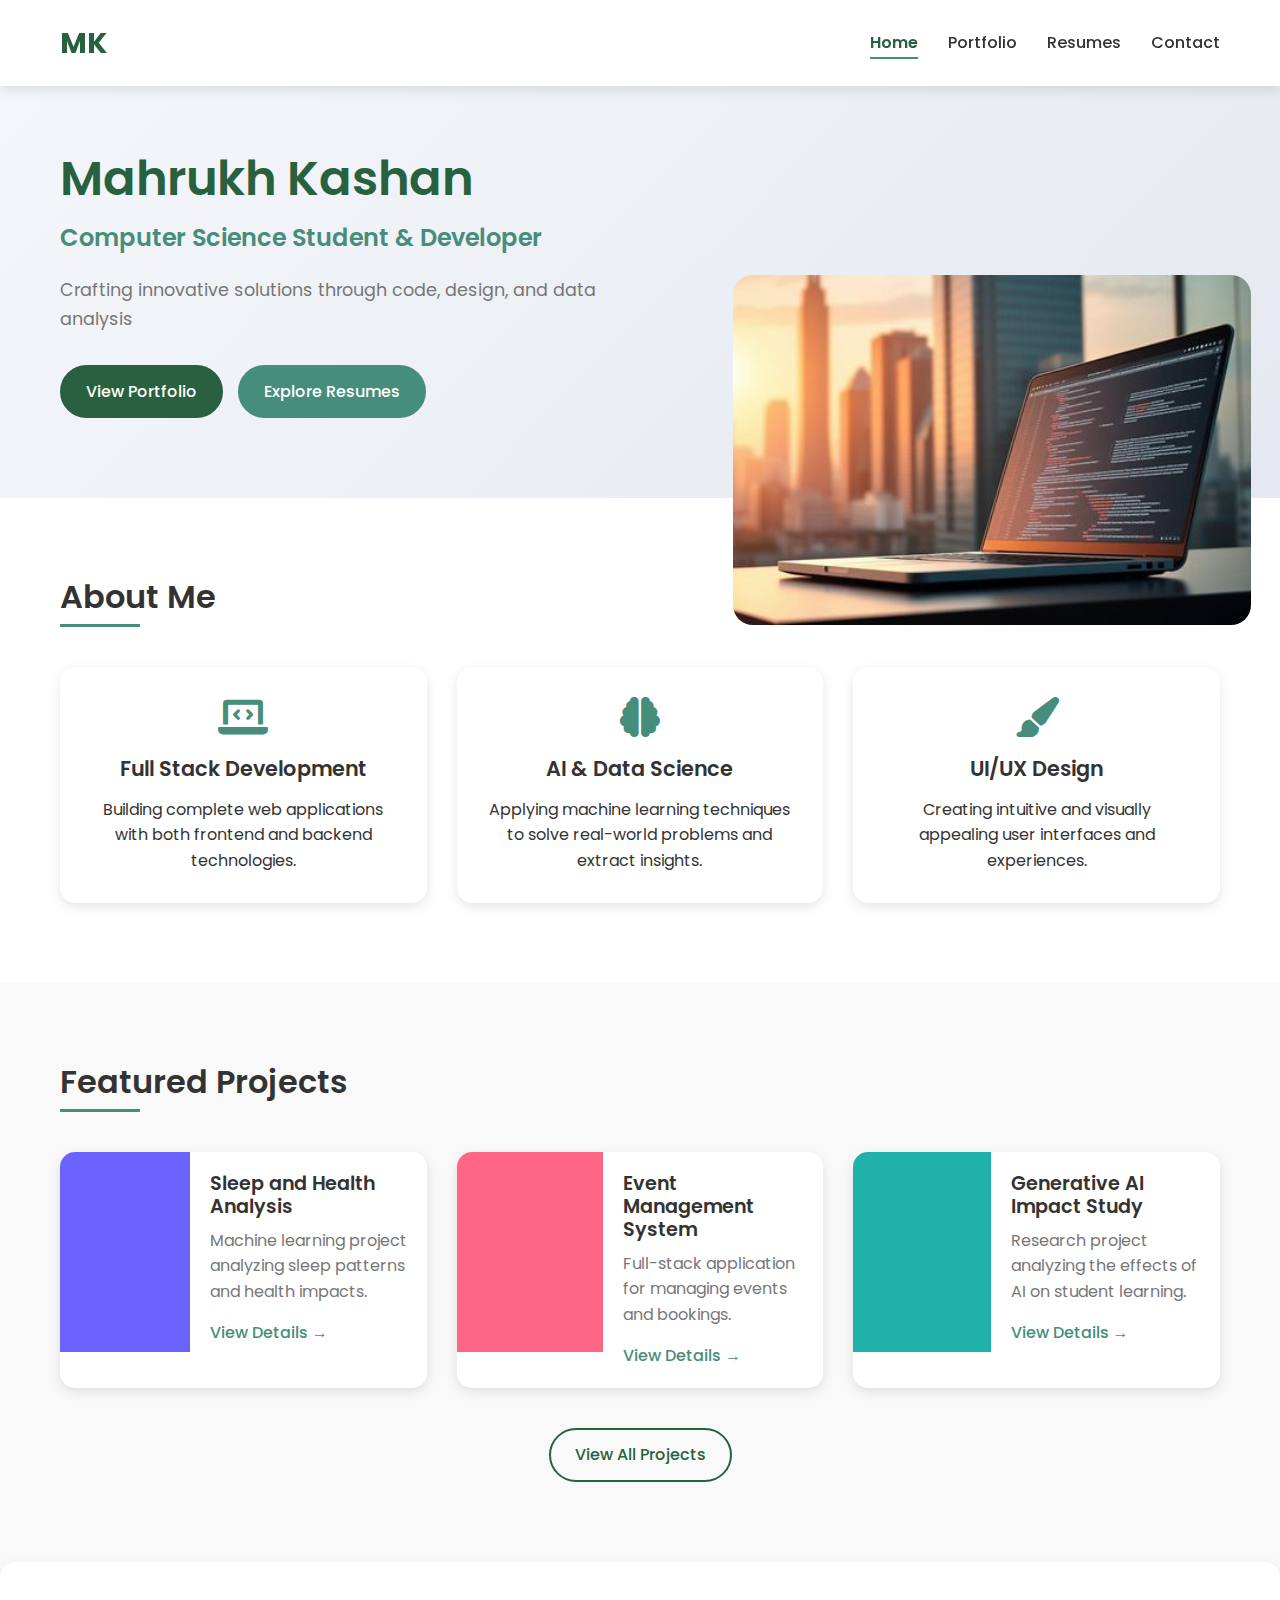
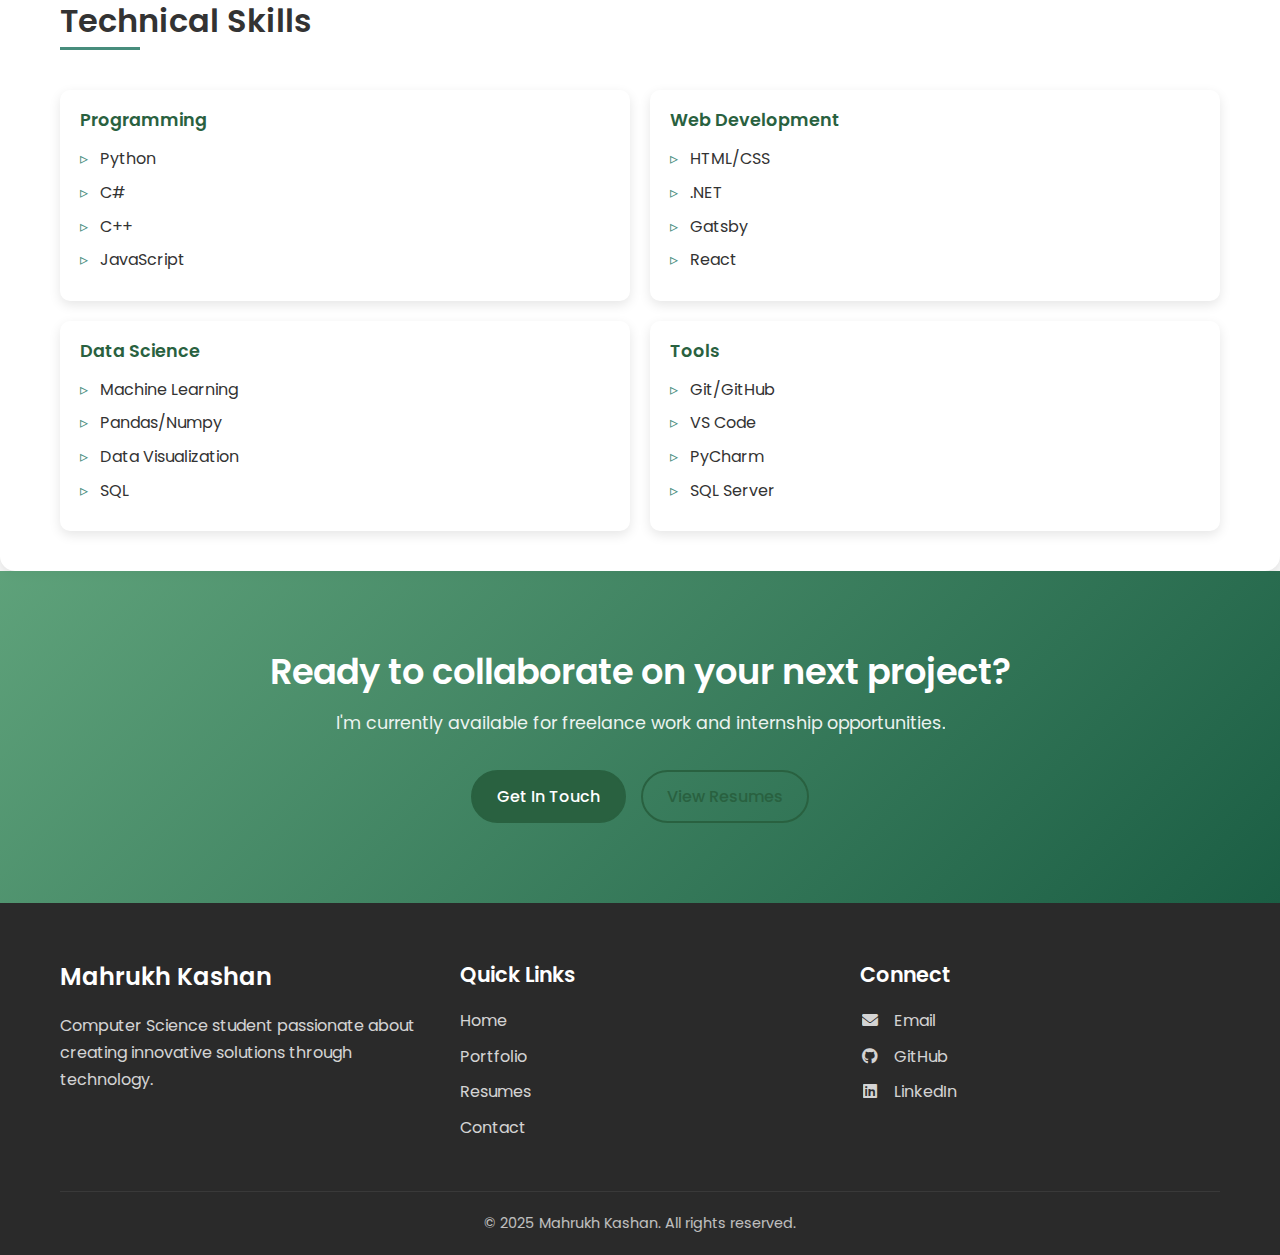
<file: index.html>
<!DOCTYPE html>
<html lang="en">
<head>
  <meta charset="UTF-8">
  <meta name="viewport" content="width=device-width, initial-scale=1.0">
  <title>Mahrukh Kashan | Portfolio</title>
  <link rel="stylesheet" href="styles/styles.css">
  <link href="https://fonts.googleapis.com/css2?family=Poppins:wght@300;400;500;600;700&family=Open+Sans:wght@300;400;600&display=swap" rel="stylesheet">
  <link rel="stylesheet" href="https://cdnjs.cloudflare.com/ajax/libs/font-awesome/6.0.0-beta3/css/all.min.css">
</head>
<body>
  <header class="main-header">
    <div class="container">
      <nav class="main-nav">
        <div class="logo">
          <a href="index.html">MK</a>
        </div>
        <ul class="nav-links">
          <li><a href="index.html" class="active">Home</a></li>
          <li><a href="portfolio.html">Portfolio</a></li>
          <li><a href="resumes.html">Resumes</a></li>
          <li><a href="contact.html">Contact</a></li>
        </ul>
        <div class="hamburger">
          <i class="fas fa-bars"></i>
        </div>
      </nav>
    </div>
  </header>

  <section class="hero">
    <div class="container">
      <div class="hero-content">
        <h1 class="hero-title">Mahrukh Kashan</h1>
        <h2 class="hero-subtitle">Computer Science Student & Developer</h2>
        <p class="hero-tagline">Crafting innovative solutions through code, design, and data analysis</p>
        <div class="hero-buttons">
          <a href="portfolio.html" class="btn btn-primary">View Portfolio</a>
          <a href="resumes.html" class="btn btn-secondary">Explore Resumes</a>
        </div>
      </div>
      <div class="hero-image">
        <div class="image-placeholder">
          <img src="assets/images/resume-image.jpg" alt="Mahrukh Kashan Profile Picture">
        </div>
      </div>
    </div>
  </section>

  <section class="about-section">
    <div class="container">
      <h2 class="section-title">About Me</h2>
      <div class="about-grid">
        <div class="about-card">
          <i class="fas fa-laptop-code"></i>
          <h3>Full Stack Development</h3>
          <p>Building complete web applications with both frontend and backend technologies.</p>
        </div>
        <div class="about-card">
          <i class="fas fa-brain"></i>
          <h3>AI & Data Science</h3>
          <p>Applying machine learning techniques to solve real-world problems and extract insights.</p>
        </div>
        <div class="about-card">
          <i class="fas fa-paint-brush"></i>
          <h3>UI/UX Design</h3>
          <p>Creating intuitive and visually appealing user interfaces and experiences.</p>
        </div>
      </div>
    </div>
  </section>

  <section class="featured-section">
    <div class="container">
      <h2 class="section-title">Featured Projects</h2>
      <div class="project-grid">
        <div class="project-card">
          <div class="project-image" style="background-color: #6C63FF;"></div>
          <div class="project-content">
            <h3>Sleep and Health Analysis</h3>
            <p>Machine learning project analyzing sleep patterns and health impacts.</p>
            <a href="portfolio.html" class="project-link">View Details →</a>
          </div>
        </div>
        <div class="project-card">
          <div class="project-image" style="background-color: #FF6584;"></div>
          <div class="project-content">
            <h3>Event Management System</h3>
            <p>Full-stack application for managing events and bookings.</p>
            <a href="portfolio.html" class="project-link">View Details →</a>
          </div>
        </div>
        <div class="project-card">
          <div class="project-image" style="background-color: #20B2AA;"></div>
          <div class="project-content">
            <h3>Generative AI Impact Study</h3>
            <p>Research project analyzing the effects of AI on student learning.</p>
            <a href="portfolio.html" class="project-link">View Details →</a>
          </div>
        </div>
      </div>
      <div class="section-footer">
        <a href="portfolio.html" class="btn btn-outline">View All Projects</a>
      </div>
    </div>
  </section>

  <section class="skills-section">
    <div class="container">
      <h2 class="section-title">Technical Skills</h2>
      <div class="skills-grid">
        <div class="skill-category">
          <h3>Programming</h3>
          <ul>
            <li>Python</li>
            <li>C#</li>
            <li>C++</li>
            <li>JavaScript</li>
          </ul>
        </div>
        <div class="skill-category">
          <h3>Web Development</h3>
          <ul>
            <li>HTML/CSS</li>
            <li>.NET</li>
            <li>Gatsby</li>
            <li>React</li>
          </ul>
        </div>
        <div class="skill-category">
          <h3>Data Science</h3>
          <ul>
            <li>Machine Learning</li>
            <li>Pandas/Numpy</li>
            <li>Data Visualization</li>
            <li>SQL</li>
          </ul>
        </div>
        <div class="skill-category">
          <h3>Tools</h3>
          <ul>
            <li>Git/GitHub</li>
            <li>VS Code</li>
            <li>PyCharm</li>
            <li>SQL Server</li>
          </ul>
        </div>
      </div>
    </div>
  </section>

  <section class="cta-section">
    <div class="container">
      <h2>Ready to collaborate on your next project?</h2>
      <p>I'm currently available for freelance work and internship opportunities.</p>
      <div class="cta-buttons">
        <a href="contact.html" class="btn btn-primary">Get In Touch</a>
        <a href="resumes.html" class="btn btn-outline">View Resumes</a>
      </div>
    </div>
  </section>

  <footer class="main-footer">
    <div class="container">
      <div class="footer-content">
        <div class="footer-about">
          <h3>Mahrukh Kashan</h3>
          <p>Computer Science student passionate about creating innovative solutions through technology.</p>
        </div>
        <div class="footer-links">
          <h3>Quick Links</h3>
          <ul>
            <li><a href="index.html">Home</a></li>
            <li><a href="portfolio.html">Portfolio</a></li>
            <li><a href="resumes.html">Resumes</a></li>
            <li><a href="contact.html">Contact</a></li>
          </ul>
        </div>
        <div class="footer-contact">
          <h3>Connect</h3>
          <ul>
            <li><a href="mailto:mahrukhkashan2004@gmail.com"><i class="fas fa-envelope"></i> Email</a></li>
            <li><a href="https://github.com/mahrukhkashan" target="_blank"><i class="fab fa-github"></i> GitHub</a></li>
            <li><a href="https://www.linkedin.com/in/mahrukhkashan" target="_blank"><i class="fab fa-linkedin"></i> LinkedIn</a></li>
          </ul>
        </div>
      </div>
      <div class="footer-bottom">
        <p>&copy; 2025 Mahrukh Kashan. All rights reserved.</p>
      </div>
    </div>
  </footer>

  <script>
    // Mobile menu toggle
    document.querySelector('.hamburger').addEventListener('click', function() {
      document.querySelector('.nav-links').classList.toggle('active');
    });
  </script>
</body>
</html>
</file>
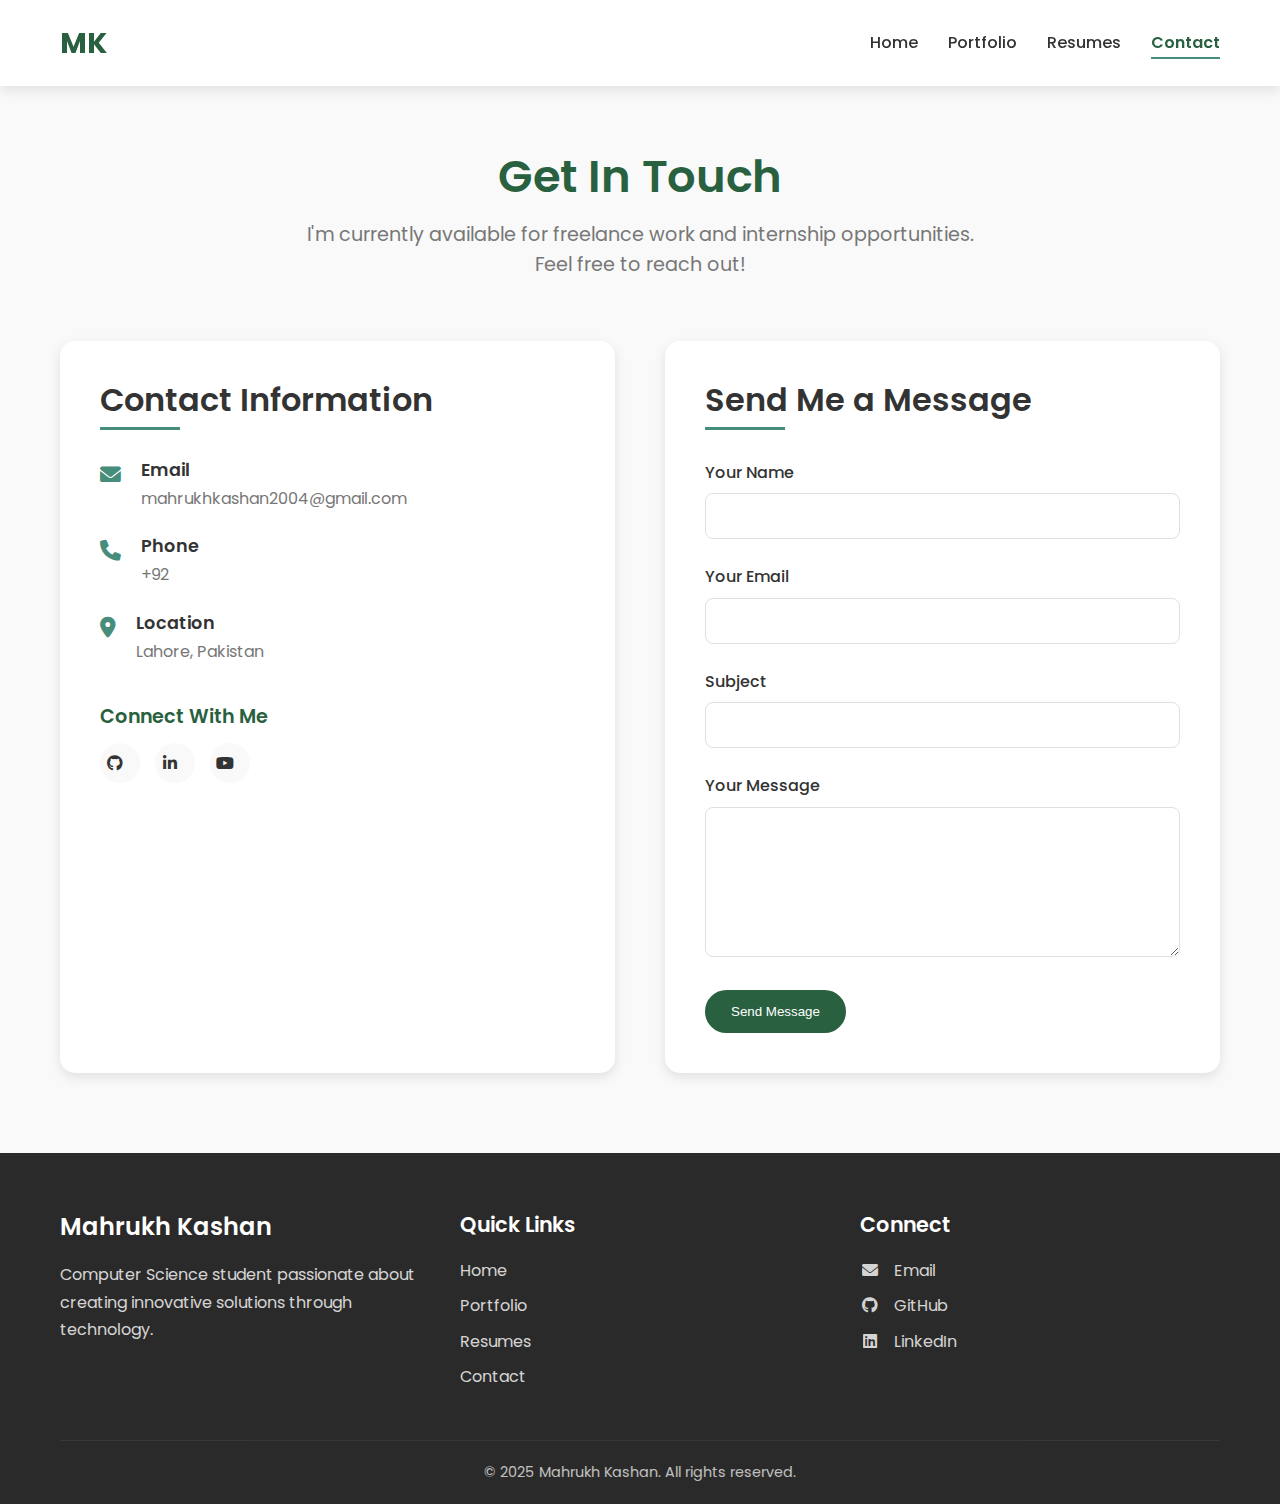
<file: contact.html>
<!DOCTYPE html>
<html lang="en">
<head>
    <meta charset="UTF-8">
    <meta name="viewport" content="width=device-width, initial-scale=1.0">
    <meta http-equiv="X-UA-Compatible" content="ie=edge">
    <title>Contact - Mahrukh Kashan</title>
    <link rel="stylesheet" href="styles/styles.css">
    <link href="https://fonts.googleapis.com/css2?family=Poppins:wght@300;400;500;600;700&family=Open+Sans:wght@300;400;600&display=swap" rel="stylesheet">
    <link rel="stylesheet" href="https://cdnjs.cloudflare.com/ajax/libs/font-awesome/6.0.0-beta3/css/all.min.css">
</head>
<body>
    <header class="main-header">
        <div class="container">
            <nav class="main-nav">
                <div class="logo">
                    <a href="index.html">MK</a>
                </div>
                <ul class="nav-links">
                    <li><a href="index.html">Home</a></li>
                    <li><a href="portfolio.html">Portfolio</a></li>
                    <li><a href="resumes.html">Resumes</a></li>
                    <li><a href="contact.html" class="active">Contact</a></li>
                </ul>
                <div class="hamburger">
                    <i class="fas fa-bars"></i>
                </div>
            </nav>
        </div>
    </header>

    <main class="contact-main">
        <div class="container">
            <section class="contact-hero">
                <h1>Get In Touch</h1>
                <p>I'm currently available for freelance work and internship opportunities. Feel free to reach out!</p>
            </section>

            <div class="contact-content">
                <section class="contact-info">
                    <h2 class="section-title">Contact Information</h2>
                    <div class="info-card">
                        <div class="info-item">
                            <i class="fas fa-envelope"></i>
                            <div>
                                <h3>Email</h3>
                                <p><a href="mailto:mahrukhkashan2004@gmail.com">mahrukhkashan2004@gmail.com</a></p>
                            </div>
                        </div>
                        <div class="info-item">
                            <i class="fas fa-phone"></i>
                            <div>
                                <h3>Phone</h3>
                                <p>+92 </p>
                            </div>
                        </div>
                        <div class="info-item">
                            <i class="fas fa-map-marker-alt"></i>
                            <div>
                                <h3>Location</h3>
                                <p>Lahore, Pakistan</p>
                            </div>
                        </div>
                    </div>

                    <div class="social-links">
                        <h3>Connect With Me</h3>
                        <div class="social-icons">
                            <a href="https://github.com/mahrukhkashan" target="_blank" class="social-icon">
                                <i class="fab fa-github"></i>
                            </a>
                            <a href="https://www.linkedin.com/in/mahrukh-kashan-b4941a262/" target="_blank" class="social-icon">
                                <i class="fab fa-linkedin-in"></i>
                            </a>
                            <a href="https://www.youtube.com/@MahrukhKashan" target="_blank" class="social-icon">
                                <i class="fab fa-youtube"></i>
                            </a>
                        </div>
                    </div>
                </section>

                <section class="contact-form-section">
                    <h2 class="section-title">Send Me a Message</h2>
                    <form class="contact-form">
                        <div class="form-group">
                            <label for="name">Your Name</label>
                            <input type="text" id="name" name="name" required>
                        </div>
                        <div class="form-group">
                            <label for="email">Your Email</label>
                            <input type="email" id="email" name="email" required>
                        </div>
                        <div class="form-group">
                            <label for="subject">Subject</label>
                            <input type="text" id="subject" name="subject" required>
                        </div>
                        <div class="form-group">
                            <label for="message">Your Message</label>
                            <textarea id="message" name="message" rows="5" required></textarea>
                        </div>
                        <button type="submit" class="btn btn-primary">Send Message</button>
                    </form>
                </section>
            </div>
        </div>
    </main>

    <footer class="main-footer">
        <div class="container">
            <div class="footer-content">
                <div class="footer-about">
                    <h3>Mahrukh Kashan</h3>
                    <p>Computer Science student passionate about creating innovative solutions through technology.</p>
                </div>
                <div class="footer-links">
                    <h3>Quick Links</h3>
                    <ul>
                        <li><a href="index.html">Home</a></li>
                        <li><a href="portfolio.html">Portfolio</a></li>
                        <li><a href="resumes.html">Resumes</a></li>
                        <li><a href="contact.html">Contact</a></li>
                    </ul>
                </div>
                <div class="footer-contact">
                    <h3>Connect</h3>
                    <ul>
                        <li><a href="mailto:mahrukhkashan2004@gmail.com"><i class="fas fa-envelope"></i> Email</a></li>
                        <li><a href="https://github.com/mahrukhkashan" target="_blank"><i class="fab fa-github"></i> GitHub</a></li>
                        <li><a href="https://www.linkedin.com/in/mahrukh-kashan-b4941a262/" target="_blank"><i class="fab fa-linkedin"></i> LinkedIn</a></li>
                    </ul>
                </div>
            </div>
            <div class="footer-bottom">
                <p>&copy; 2025 Mahrukh Kashan. All rights reserved.</p>
            </div>
        </div>
    </footer>

    <script>
        // Mobile menu toggle
        document.querySelector('.hamburger').addEventListener('click', function() {
            document.querySelector('.nav-links').classList.toggle('active');
        });

        // Form submission
        document.querySelector('.contact-form').addEventListener('submit', function(e) {
            e.preventDefault();
            alert('Thank you for your message! I will get back to you soon.');
            this.reset();
        });
    </script>
</body>
</html>
</file>
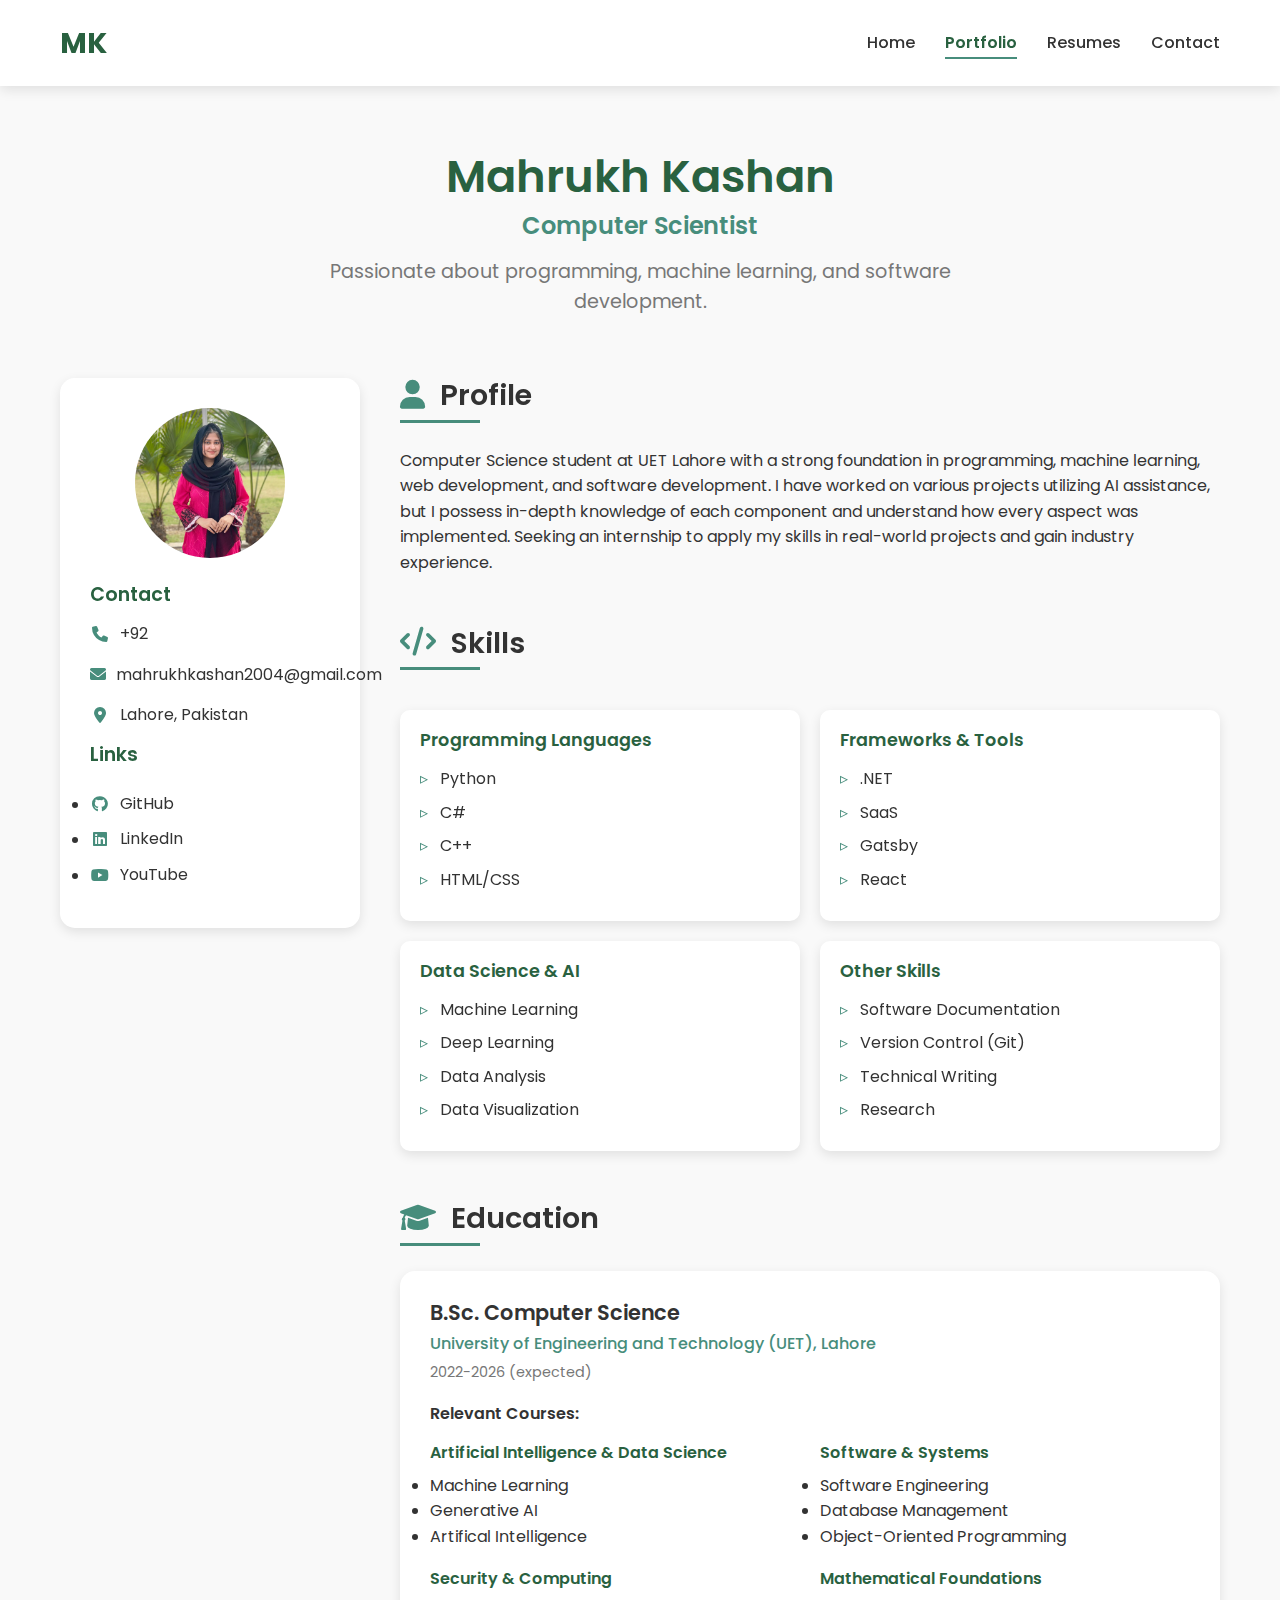
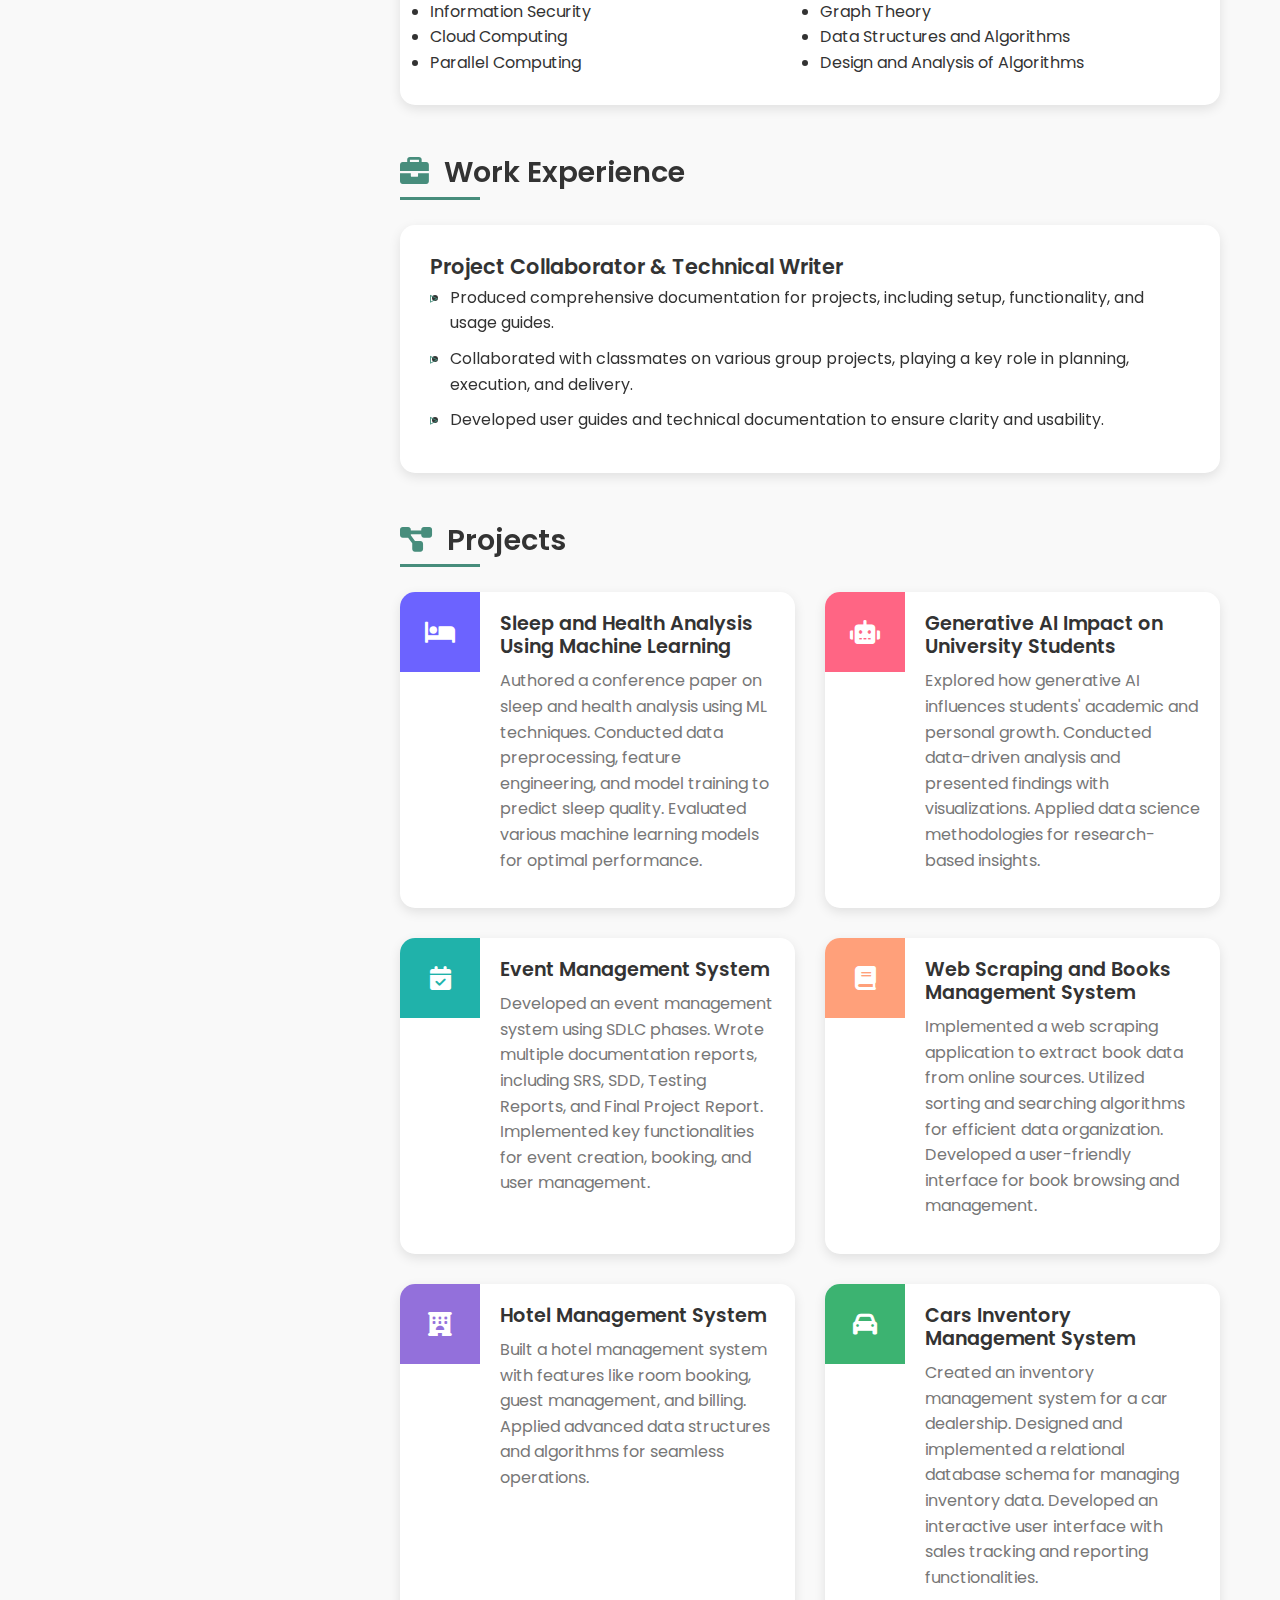
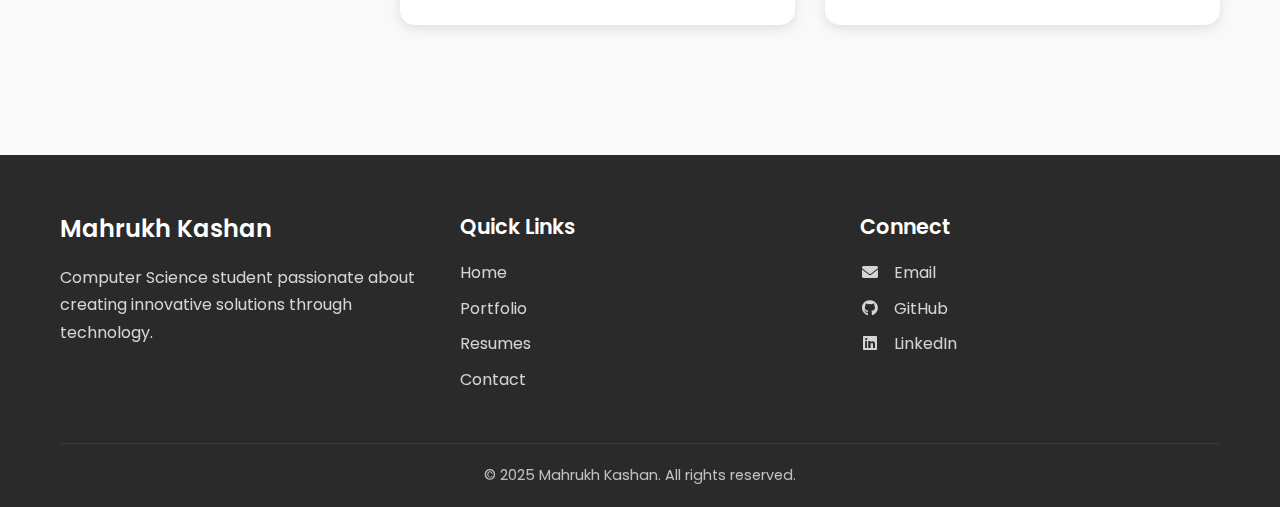
<file: portfolio.html>
<!DOCTYPE html>
<html lang="en">
<head>
    <meta charset="UTF-8">
    <meta name="viewport" content="width=device-width, initial-scale=1.0">
    <meta http-equiv="X-UA-Compatible" content="ie=edge">
    <title>Mahrukh Kashan | Portfolio</title>
    <link rel="stylesheet" href="styles/styles.css">
    <link href="https://fonts.googleapis.com/css2?family=Poppins:wght@300;400;500;600;700&family=Open+Sans:wght@300;400;600&display=swap" rel="stylesheet">
    <link rel="stylesheet" href="https://cdnjs.cloudflare.com/ajax/libs/font-awesome/6.0.0-beta3/css/all.min.css">
</head>
<body>
    <header class="main-header">
        <div class="container">
            <nav class="main-nav">
                <div class="logo">
                    <a href="index.html">MK</a>
                </div>
                <ul class="nav-links">
                    <li><a href="index.html">Home</a></li>
                    <li><a href="portfolio.html" class="active">Portfolio</a></li>
                    <li><a href="resumes.html">Resumes</a></li>
                    <li><a href="contact.html">Contact</a></li>
                </ul>
                <div class="hamburger">
                    <i class="fas fa-bars"></i>
                </div>
            </nav>
        </div>
    </header>

    <main class="portfolio-main">
        <div class="container">
            <section class="portfolio-hero">
                <h1>Mahrukh Kashan</h1>
                <h2>Computer Scientist</h2>
                <p class="tagline">Passionate about programming, machine learning, and software development.</p>
            </section>

            <div class="portfolio-content">
                <aside class="portfolio-sidebar">
                    <div class="profile-card">
                        <div class="profile-image">
                            <img src="assets/images/profile.jpg" alt="Mahrukh Kashan Profile Picture">
                        </div>
                        <div class="profile-info">
                            <h3>Contact</h3>
                            <p><i class="fas fa-phone"></i> +92 </p>
                            <p><i class="fas fa-envelope"></i> <a href="mailto:mahrukhkashan2004@gmail.com">mahrukhkashan2004@gmail.com</a></p>
                            <p><i class="fas fa-map-marker-alt"></i> Lahore, Pakistan</p>
                            
                            <h3>Links</h3>
                            <ul class="social-links">
                                <li><a href="https://github.com/mahrukhkashan" target="_blank"><i class="fab fa-github"></i> GitHub</a></li>
                                <li><a href="https://www.linkedin.com/in/mahrukhkashan" target="_blank"><i class="fab fa-linkedin"></i> LinkedIn</a></li>
                                <li><a href="https://www.youtube.com/c/mahrukhkashan" target="_blank"><i class="fab fa-youtube"></i> YouTube</a></li>
                            </ul>
                        </div>
                    </div>
                </aside>

                <div class="portfolio-details">
                    <section class="portfolio-section">
                        <h2 class="section-title"><i class="fas fa-user"></i> Profile</h2>
                        <p>Computer Science student at UET Lahore with a strong foundation in programming, machine learning, web development, and software development. I have worked on various projects utilizing AI assistance, but I possess in-depth knowledge of each component and understand how every aspect was implemented. Seeking an internship to apply my skills in real-world projects and gain industry experience.</p>
                    </section>

                    <section class="portfolio-section">
                        <h2 class="section-title"><i class="fas fa-code"></i> Skills</h2>
                        <div class="skills-grid">
                            <div class="skill-category">
                                <h3>Programming Languages</h3>
                                <ul>
                                    <li>Python</li>
                                    <li>C#</li>
                                    <li>C++</li>
                                    <li>HTML/CSS</li>
                                </ul>
                            </div>
                            <div class="skill-category">
                                <h3>Frameworks & Tools</h3>
                                <ul>
                                    <li>.NET</li>
                                    <li>SaaS</li>
                                    <li>Gatsby</li>
                                    <li>React</li>
                                </ul>
                            </div>
                            <div class="skill-category">
                                <h3>Data Science & AI</h3>
                                <ul>
                                    <li>Machine Learning</li>
                                    <li>Deep Learning</li>
                                    <li>Data Analysis</li>
                                    <li>Data Visualization</li>
                                </ul>
                            </div>
                            <div class="skill-category">
                                <h3>Other Skills</h3>
                                <ul>
                                    <li>Software Documentation</li>
                                    <li>Version Control (Git)</li>
                                    <li>Technical Writing</li>
                                    <li>Research</li>
                                </ul>
                            </div>
                        </div>
                    </section>

                    <section class="portfolio-section">
                        <h2 class="section-title"><i class="fas fa-graduation-cap"></i> Education</h2>
                        <div class="education-item">
                            <h3>B.Sc. Computer Science</h3>
                            <p class="institution">University of Engineering and Technology (UET), Lahore</p>
                            <p class="duration">2022-2026 (expected)</p>
                            
                            <h4>Relevant Courses:</h4>
                            <div class="courses-grid">
                                <div class="course-category">
                                    <h5>Artificial Intelligence & Data Science</h5>
                                    <ul>
                                        <li>Machine Learning</li>
                                        <li>Generative AI</li>
                                        <li>Artifical Intelligence</li>
                                    </ul>
                                </div>
                                <div class="course-category">
                                    <h5>Software & Systems</h5>
                                    <ul>
                                        <li>Software Engineering</li>
                                        <li>Database Management</li>
                                        <li>Object-Oriented Programming</li>
                                    </ul>
                                </div>
                                <div class="course-category">
                                    <h5>Security & Computing</h5>
                                    <ul>
                                        <li>Information Security</li>
                                        <li>Cloud Computing</li>
                                        <li>Parallel Computing</li>
                                    </ul>
                                </div>
                                <div class="course-category">
                                    <h5>Mathematical Foundations</h5>
                                    <ul>
                                        <li>Graph Theory</li>
                                        <li>Data Structures and Algorithms</li>
                                        <li>Design and Analysis of Algorithms</li>
                                    </ul>
                                </div>
                            </div>
                        </div>
                    </section>

                    <section class="portfolio-section">
                        <h2 class="section-title"><i class="fas fa-briefcase"></i> Work Experience</h2>
                        <div class="experience-item">
                            <h3>Project Collaborator & Technical Writer</h3>
                            <ul>
                                <li>Produced comprehensive documentation for projects, including setup, functionality, and usage guides.</li>
                                <li>Collaborated with classmates on various group projects, playing a key role in planning, execution, and delivery.</li>
                                <li>Developed user guides and technical documentation to ensure clarity and usability.</li>
                            </ul>
                        </div>
                    </section>

                    <section class="portfolio-section">
                        <h2 class="section-title"><i class="fas fa-project-diagram"></i> Projects</h2>
                        <div class="projects-grid">
                            <div class="project-card">
                                <div class="project-icon" style="background-color: #6C63FF;">
                                    <i class="fas fa-bed"></i>
                                </div>
                                <div class="project-content">
                                    <h3>Sleep and Health Analysis Using Machine Learning</h3>
                                    <p>Authored a conference paper on sleep and health analysis using ML techniques. Conducted data preprocessing, feature engineering, and model training to predict sleep quality. Evaluated various machine learning models for optimal performance.</p>
                                </div>
                            </div>
                            
                            <div class="project-card">
                                <div class="project-icon" style="background-color: #FF6584;">
                                    <i class="fas fa-robot"></i>
                                </div>
                                <div class="project-content">
                                    <h3>Generative AI Impact on University Students</h3>
                                    <p>Explored how generative AI influences students' academic and personal growth. Conducted data-driven analysis and presented findings with visualizations. Applied data science methodologies for research-based insights.</p>
                                </div>
                            </div>
                            
                            <div class="project-card">
                                <div class="project-icon" style="background-color: #20B2AA;">
                                    <i class="fas fa-calendar-check"></i>
                                </div>
                                <div class="project-content">
                                    <h3>Event Management System</h3>
                                    <p>Developed an event management system using SDLC phases. Wrote multiple documentation reports, including SRS, SDD, Testing Reports, and Final Project Report. Implemented key functionalities for event creation, booking, and user management.</p>
                                </div>
                            </div>
                            
                            <div class="project-card">
                                <div class="project-icon" style="background-color: #FFA07A;">
                                    <i class="fas fa-book"></i>
                                </div>
                                <div class="project-content">
                                    <h3>Web Scraping and Books Management System</h3>
                                    <p>Implemented a web scraping application to extract book data from online sources. Utilized sorting and searching algorithms for efficient data organization. Developed a user-friendly interface for book browsing and management.</p>
                                </div>
                            </div>
                            
                            <div class="project-card">
                                <div class="project-icon" style="background-color: #9370DB;">
                                    <i class="fas fa-hotel"></i>
                                </div>
                                <div class="project-content">
                                    <h3>Hotel Management System</h3>
                                    <p>Built a hotel management system with features like room booking, guest management, and billing. Applied advanced data structures and algorithms for seamless operations.</p>
                                </div>
                            </div>
                            
                            <div class="project-card">
                                <div class="project-icon" style="background-color: #3CB371;">
                                    <i class="fas fa-car"></i>
                                </div>
                                <div class="project-content">
                                    <h3>Cars Inventory Management System</h3>
                                    <p>Created an inventory management system for a car dealership. Designed and implemented a relational database schema for managing inventory data. Developed an interactive user interface with sales tracking and reporting functionalities.</p>
                                </div>
                            </div>
                        </div>
                    </section>
                </div>
            </div>
        </div>
    </main>

    <footer class="main-footer">
        <div class="container">
            <div class="footer-content">
                <div class="footer-about">
                    <h3>Mahrukh Kashan</h3>
                    <p>Computer Science student passionate about creating innovative solutions through technology.</p>
                </div>
                <div class="footer-links">
                    <h3>Quick Links</h3>
                    <ul>
                        <li><a href="index.html">Home</a></li>
                        <li><a href="portfolio.html">Portfolio</a></li>
                        <li><a href="resumes.html">Resumes</a></li>
                        <li><a href="contact.html">Contact</a></li>
                    </ul>
                </div>
                <div class="footer-contact">
                    <h3>Connect</h3>
                    <ul>
                        <li><a href="mailto:mahrukhkashan2004@gmail.com"><i class="fas fa-envelope"></i> Email</a></li>
                        <li><a href="https://github.com/mahrukhkashan" target="_blank"><i class="fab fa-github"></i> GitHub</a></li>
                        <li><a href="https://www.linkedin.com/in/mahrukh-kashan-b4941a262/" target="_blank"><i class="fab fa-linkedin"></i> LinkedIn</a></li>
                    </ul>
                </div>
            </div>
            <div class="footer-bottom">
                <p>&copy; 2025 Mahrukh Kashan. All rights reserved.</p>
            </div>
        </div>
    </footer>

    <script>
        // Mobile menu toggle
        document.querySelector('.hamburger').addEventListener('click', function() {
            document.querySelector('.nav-links').classList.toggle('active');
        });
    </script>
</body>
</html>
</file>
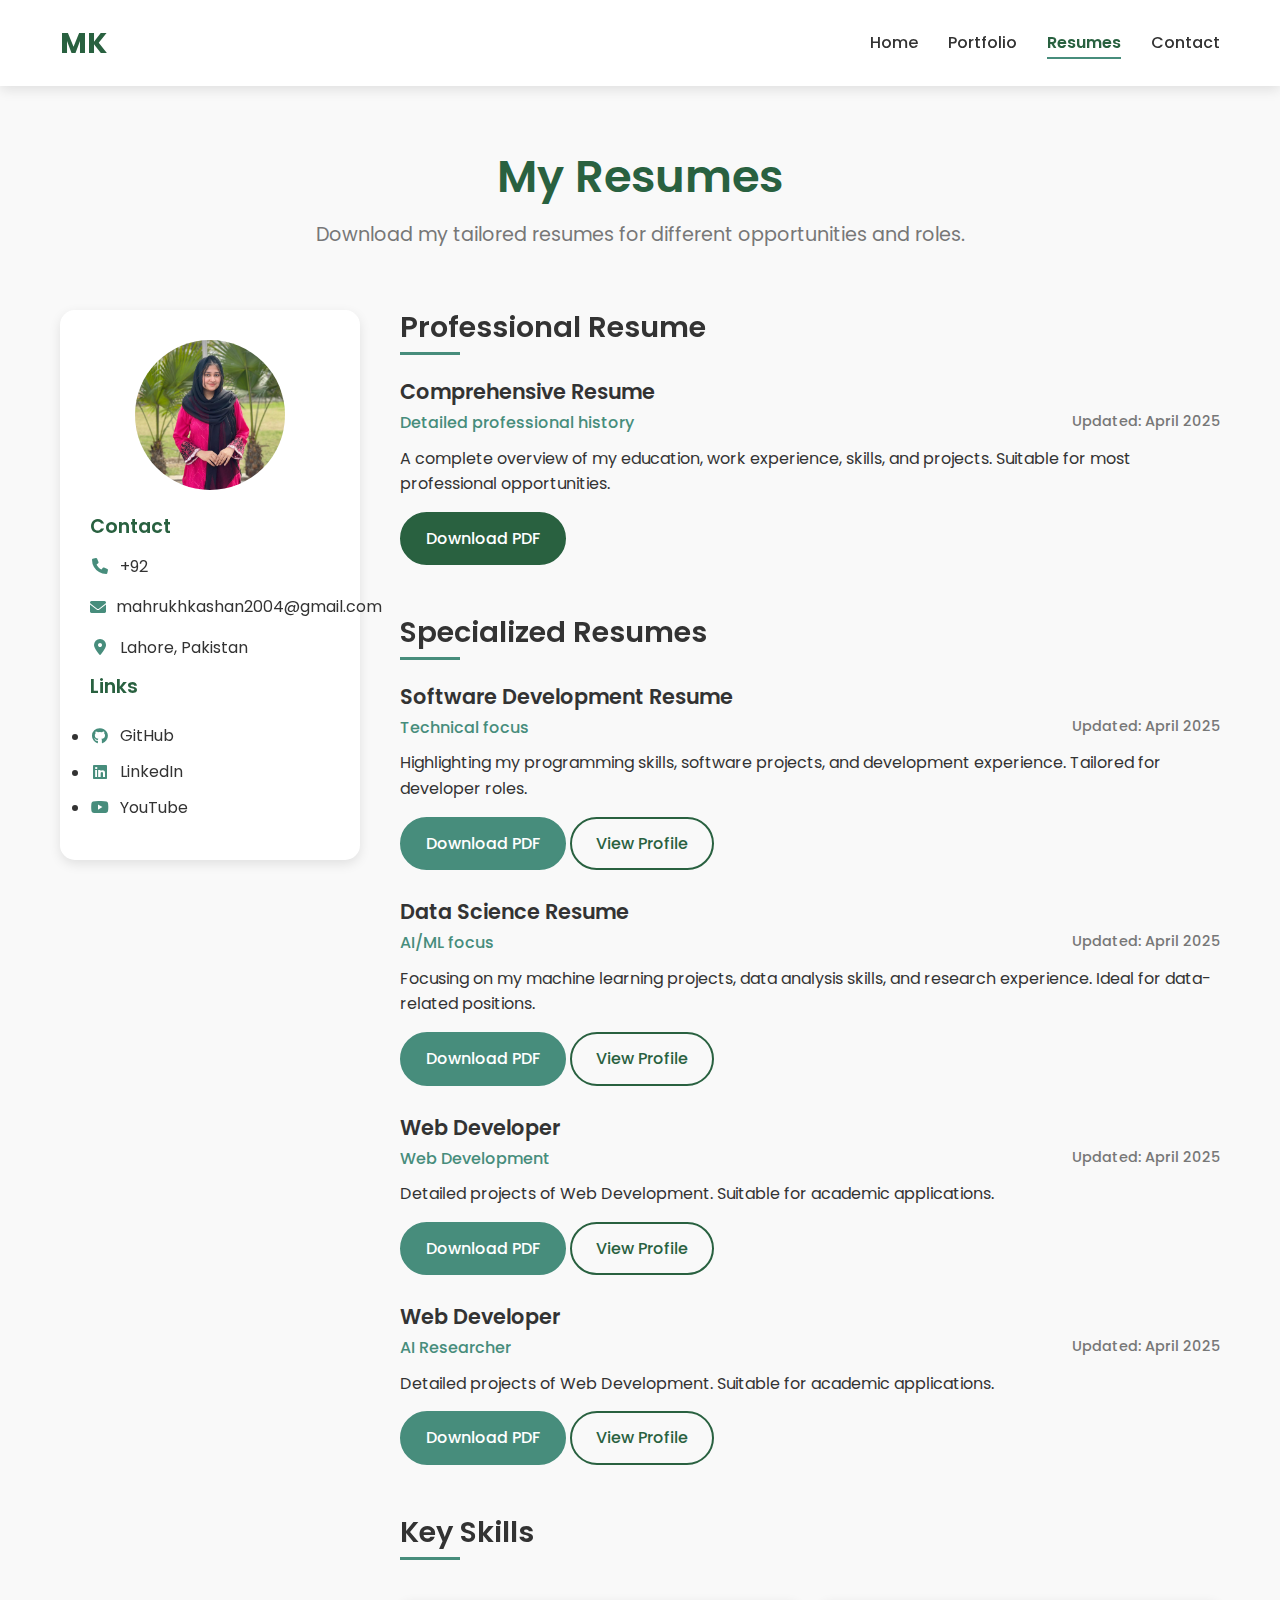
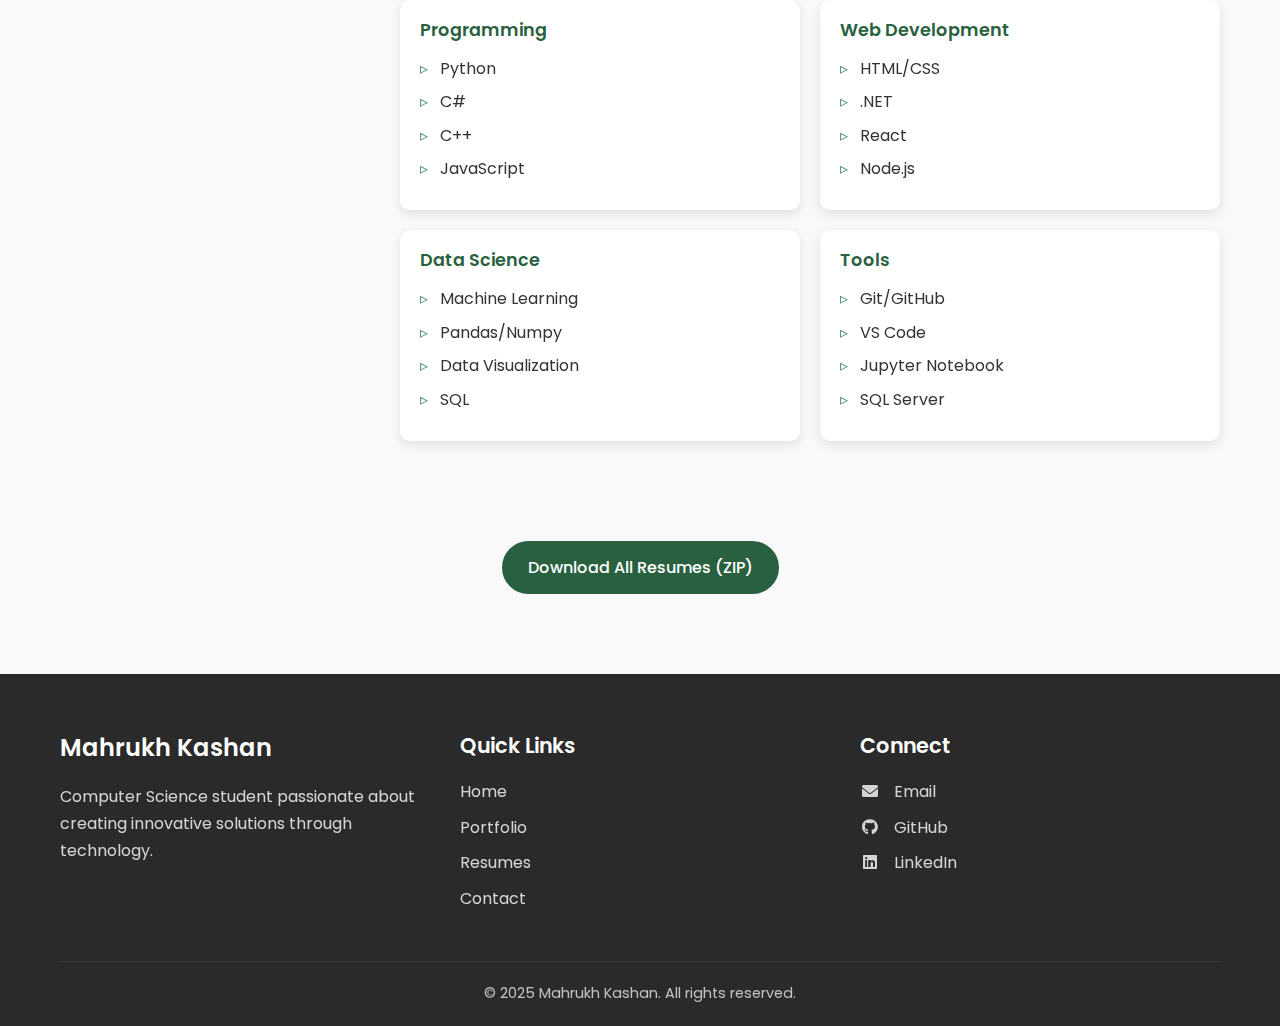
<file: resumes.html>
<!DOCTYPE html>
<html lang="en">
<head>
    <meta charset="UTF-8">
    <meta name="viewport" content="width=device-width, initial-scale=1.0">
    <meta http-equiv="X-UA-Compatible" content="ie=edge">
    <title>Resumes - Mahrukh Kashan</title>
    <link rel="stylesheet" href="styles/styles.css">
    <link href="https://fonts.googleapis.com/css2?family=Poppins:wght@300;400;500;600;700&family=Open+Sans:wght@300;400;600&display=swap" rel="stylesheet">
    <link rel="stylesheet" href="https://cdnjs.cloudflare.com/ajax/libs/font-awesome/6.0.0-beta3/css/all.min.css">
</head>
<body>
    <header class="main-header">
        <div class="container">
            <nav class="main-nav">
                <div class="logo">
                    <a href="index.html">MK</a>
                </div>
                <ul class="nav-links">
                    <li><a href="index.html">Home</a></li>
                    <li><a href="portfolio.html">Portfolio</a></li>
                    <li><a href="resumes.html" class="active">Resumes</a></li>
                    <li><a href="contact.html">Contact</a></li>
                </ul>
                <div class="hamburger">
                    <i class="fas fa-bars"></i>
                </div>
            </nav>
        </div>
    </header>

    <main class="resume-main">
        <div class="container">
            <section class="resume-hero">
                <h1>My Resumes</h1>
                <p>Download my tailored resumes for different opportunities and roles.</p>
            </section>

            <div class="resume-content">
                <aside class="resume-sidebar">
                    <div class="profile-card">
                        <div class="profile-image">
                            <img src="assets/images/profile.jpg" alt="Mahrukh Kashan Profile Picture">
                        </div>
                        <div class="profile-info">
                            <h3>Contact</h3>
                            <p><i class="fas fa-phone"></i> +92 </p>
                            <p><i class="fas fa-envelope"></i> <a href="mailto:mahrukhkashan2004@gmail.com">mahrukhkashan2004@gmail.com</a></p>
                            <p><i class="fas fa-map-marker-alt"></i> Lahore, Pakistan</p>
                            
                            <h3>Links</h3>
                            <ul class="social-links">
                                <li><a href="https://github.com/mahrukhkashan" target="_blank"><i class="fab fa-github"></i> GitHub</a></li>
                                <li><a href="https://www.linkedin.com/in/mahrukh-kashan-b4941a262/" target="_blank"><i class="fab fa-linkedin"></i> LinkedIn</a></li>
                                <li><a href="https://www.youtube.com/@MahrukhKashan" target="_blank"><i class="fab fa-youtube"></i> YouTube</a></li>
                            </ul>
                        </div>
                    </div>
                </aside>

                <div class="resume-details">
                    <section class="resume-section">
                        <h2>Professional Resume</h2>
                        <div class="resume-item">
                            <h3>Comprehensive Resume</h3>
                            <div class="meta">
                                <span>Detailed professional history</span>
                                <span class="date">Updated: April 2025</span>
                            </div>
                            <p>A complete overview of my education, work experience, skills, and projects. Suitable for most professional opportunities.</p>
                            <a href="assets/pdfs/resume-academic.pdf" class="btn btn-primary">Download PDF</a>
                        </div>
                    </section>

                    <section class="resume-section">
                        <h2>Specialized Resumes</h2>
                        <div class="resume-item">
                            <h3>Software Development Resume</h3>
                            <div class="meta">
                                <span>Technical focus</span>
                                <span class="date">Updated: April 2025</span>
                            </div>
                            <p>Highlighting my programming skills, software projects, and development experience. Tailored for developer roles.</p>
                            <a href="assets/pdfs/Software Engineer.pdf" class="btn btn-secondary">Download PDF</a>
                            <a href="pages/roles/software-developer.html" class="btn btn-outline">View Profile</a>
                        </div>

                        <div class="resume-item">
                            <h3>Data Science Resume</h3>
                            <div class="meta">
                                <span>AI/ML focus</span>
                                <span class="date">Updated: April 2025</span>
                            </div>
                            <p>Focusing on my machine learning projects, data analysis skills, and research experience. Ideal for data-related positions.</p>
                            <a href="#" class="btn btn-secondary">Download PDF</a>
                            <a href="pages/roles/data-scientist.html" class="btn btn-outline">View Profile</a>
                        </div>

                        <div class="resume-item">
                            <h3>Web Developer</h3>
                            <div class="meta">
                                <span>Web Development</span>
                                <span class="date">Updated: April 2025</span>
                            </div>
                            <p>Detailed projects of Web Development. Suitable for academic applications.</p>
                            <a href="assets/pdfs/Web Dev.pdf" class="btn btn-secondary">Download PDF</a>
                            <a href="pages/roles/web-developer.html" class="btn btn-outline">View Profile</a>
                        </div>

                        <div class="resume-item">
                            <h3>Web Developer</h3>
                            <div class="meta">
                                <span>AI Researcher</span>
                                <span class="date">Updated: April 2025</span>
                            </div>
                            <p>Detailed projects of Web Development. Suitable for academic applications.</p>
                            <a href="assets/pdfs/Web Dev.pdf" class="btn btn-secondary">Download PDF</a>
                            <a href="pages/roles/ai-researcher.html" class="btn btn-outline">View Profile</a>
                        </div>
                    </section>

                    <section class="resume-section">
                        <h2>Key Skills</h2>
                        <div class="skills-grid">
                            <div class="skill-category">
                                <h3>Programming</h3>
                                <ul>
                                    <li>Python</li>
                                    <li>C#</li>
                                    <li>C++</li>
                                    <li>JavaScript</li>
                                </ul>
                            </div>
                            <div class="skill-category">
                                <h3>Web Development</h3>
                                <ul>
                                    <li>HTML/CSS</li>
                                    <li>.NET</li>
                                    <li>React</li>
                                    <li>Node.js</li>
                                </ul>
                            </div>
                            <div class="skill-category">
                                <h3>Data Science</h3>
                                <ul>
                                    <li>Machine Learning</li>
                                    <li>Pandas/Numpy</li>
                                    <li>Data Visualization</li>
                                    <li>SQL</li>
                                </ul>
                            </div>
                            <div class="skill-category">
                                <h3>Tools</h3>
                                <ul>
                                    <li>Git/GitHub</li>
                                    <li>VS Code</li>
                                    <li>Jupyter Notebook</li>
                                    <li>SQL Server</li>
                                </ul>
                            </div>
                        </div>
                    </section>
                </div>
            </div>

            <div class="download-btn">
                <a href="#" class="btn btn-primary">Download All Resumes (ZIP)</a>
            </div>
        </div>
    </main>

    <footer class="main-footer">
        <div class="container">
            <div class="footer-content">
                <div class="footer-about">
                    <h3>Mahrukh Kashan</h3>
                    <p>Computer Science student passionate about creating innovative solutions through technology.</p>
                </div>
                <div class="footer-links">
                    <h3>Quick Links</h3>
                    <ul>
                        <li><a href="index.html">Home</a></li>
                        <li><a href="portfolio.html">Portfolio</a></li>
                        <li><a href="resumes.html">Resumes</a></li>
                        <li><a href="contact.html">Contact</a></li>
                    </ul>
                </div>
                <div class="footer-contact">
                    <h3>Connect</h3>
                    <ul>
                        <li><a href="mailto:mahrukhkashan2004@gmail.com"><i class="fas fa-envelope"></i> Email</a></li>
                        <li><a href="https://github.com/mahrukhkashan" target="_blank"><i class="fab fa-github"></i> GitHub</a></li>
                        <li><a href="https://www.linkedin.com/in/mahrukhkashan" target="_blank"><i class="fab fa-linkedin"></i> LinkedIn</a></li>
                    </ul>
                </div>
            </div>
            <div class="footer-bottom">
                <p>&copy; 2025 Mahrukh Kashan. All rights reserved.</p>
            </div>
        </div>
    </footer>

    <script>
        // Mobile menu toggle
        document.querySelector('.hamburger').addEventListener('click', function() {
            document.querySelector('.nav-links').classList.toggle('active');
        });
    </script>
</body>
</html>
</file>
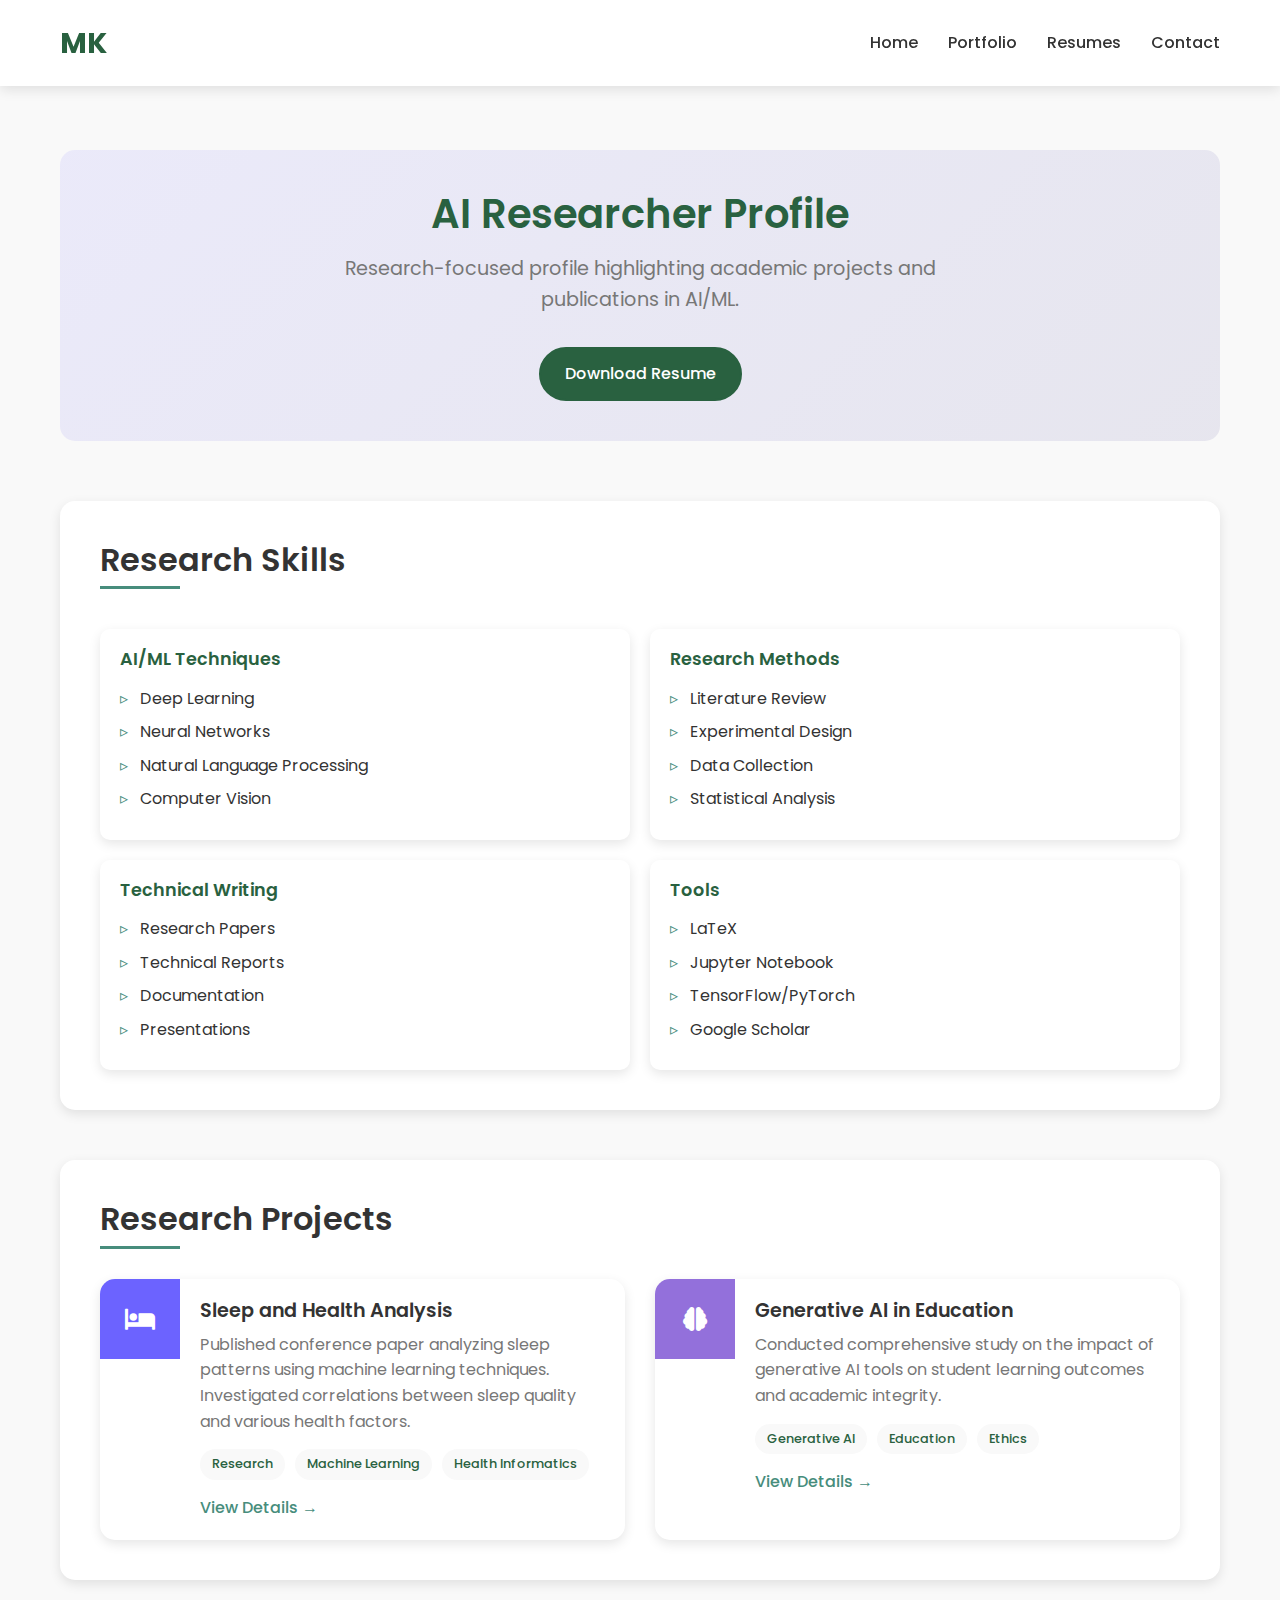
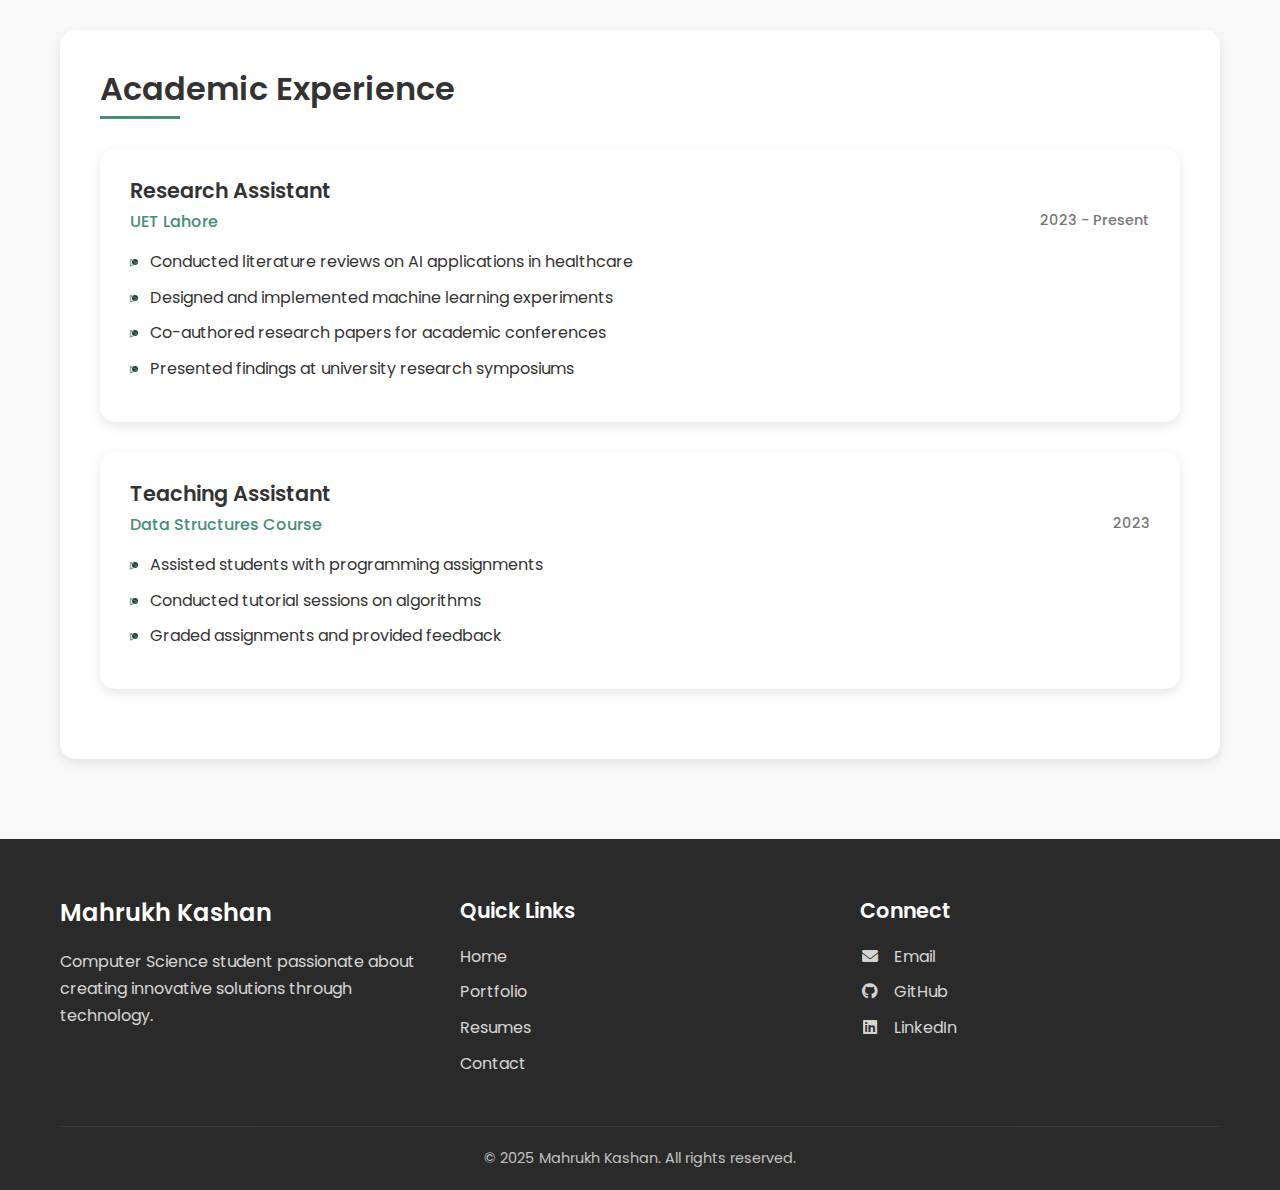
<file: pages/roles/ai-researcher.html>
<!DOCTYPE html>
<html lang="en">
<head>
    <meta charset="UTF-8">
    <meta name="viewport" content="width=device-width, initial-scale=1.0">
    <title>AI Researcher Profile - Mahrukh Kashan</title>
    <link rel="stylesheet" href="../../styles/styles.css">
    <link href="https://fonts.googleapis.com/css2?family=Poppins:wght@300;400;500;600;700&family=Open+Sans:wght@300;400;600&display=swap" rel="stylesheet">
    <link rel="stylesheet" href="https://cdnjs.cloudflare.com/ajax/libs/font-awesome/6.0.0-beta3/css/all.min.css">
</head>
<body>
    <header class="main-header">
        <div class="container">
            <nav class="main-nav">
                <div class="logo">
                    <a href="../../index.html">MK</a>
                </div>
                <ul class="nav-links">
                    <li><a href="../../index.html">Home</a></li>
                    <li><a href="../../portfolio.html">Portfolio</a></li>
                    <li><a href="../../resumes.html">Resumes</a></li>
                    <li><a href="../../contact.html">Contact</a></li>
                </ul>
                <div class="hamburger">
                    <i class="fas fa-bars"></i>
                </div>
            </nav>
        </div>
    </header>

    <main class="role-main">
        <div class="container">
            <section class="role-hero">
                <h1>AI Researcher Profile</h1>
                <p>Research-focused profile highlighting academic projects and publications in AI/ML.</p>
                <a href="../../assets/pdfs/resume-academic.pdf" class="btn btn-primary" download>Download Resume</a>
            </section>

            <div class="role-content">
                <section class="skills-section">
                    <h2 class="section-title">Research Skills</h2>
                    <div class="skills-grid">
                        <div class="skill-category">
                            <h3>AI/ML Techniques</h3>
                            <ul>
                                <li>Deep Learning</li>
                                <li>Neural Networks</li>
                                <li>Natural Language Processing</li>
                                <li>Computer Vision</li>
                            </ul>
                        </div>
                        <div class="skill-category">
                            <h3>Research Methods</h3>
                            <ul>
                                <li>Literature Review</li>
                                <li>Experimental Design</li>
                                <li>Data Collection</li>
                                <li>Statistical Analysis</li>
                            </ul>
                        </div>
                        <div class="skill-category">
                            <h3>Technical Writing</h3>
                            <ul>
                                <li>Research Papers</li>
                                <li>Technical Reports</li>
                                <li>Documentation</li>
                                <li>Presentations</li>
                            </ul>
                        </div>
                        <div class="skill-category">
                            <h3>Tools</h3>
                            <ul>
                                <li>LaTeX</li>
                                <li>Jupyter Notebook</li>
                                <li>TensorFlow/PyTorch</li>
                                <li>Google Scholar</li>
                            </ul>
                        </div>
                    </div>
                </section>

                <section class="projects-section">
                    <h2 class="section-title">Research Projects</h2>
                    <div class="projects-grid">
                        <div class="project-card" data-category="research">
                            <div class="project-icon" style="background-color: #6C63FF;">
                                <i class="fas fa-bed"></i>
                            </div>
                            <div class="project-content">
                                <h3>Sleep and Health Analysis</h3>
                                <p>Published conference paper analyzing sleep patterns using machine learning techniques. Investigated correlations between sleep quality and various health factors.</p>
                                <div class="tech-stack">
                                    <span class="tech-tag">Research</span>
                                    <span class="tech-tag">Machine Learning</span>
                                    <span class="tech-tag">Health Informatics</span>
                                </div>
                                <a href="../../portfolio.html#sleep-analysis" class="project-link">View Details →</a>
                            </div>
                        </div>
                        
                        <div class="project-card" data-category="research">
                            <div class="project-icon" style="background-color: #9370DB;">
                                <i class="fas fa-brain"></i>
                            </div>
                            <div class="project-content">
                                <h3>Generative AI in Education</h3>
                                <p>Conducted comprehensive study on the impact of generative AI tools on student learning outcomes and academic integrity.</p>
                                <div class="tech-stack">
                                    <span class="tech-tag">Generative AI</span>
                                    <span class="tech-tag">Education</span>
                                    <span class="tech-tag">Ethics</span>
                                </div>
                                <a href="../../portfolio.html#ai-education" class="project-link">View Details →</a>
                            </div>
                        </div>
                    </div>
                </section>

                <section class="experience-section">
                    <h2 class="section-title">Academic Experience</h2>
                    <div class="experience-item">
                        <h3>Research Assistant</h3>
                        <div class="meta">
                            <span>UET Lahore</span>
                            <span class="date">2023 - Present</span>
                        </div>
                        <ul>
                            <li>Conducted literature reviews on AI applications in healthcare</li>
                            <li>Designed and implemented machine learning experiments</li>
                            <li>Co-authored research papers for academic conferences</li>
                            <li>Presented findings at university research symposiums</li>
                        </ul>
                    </div>
                    
                    <div class="experience-item">
                        <h3>Teaching Assistant</h3>
                        <div class="meta">
                            <span>Data Structures Course</span>
                            <span class="date">2023</span>
                        </div>
                        <ul>
                            <li>Assisted students with programming assignments</li>
                            <li>Conducted tutorial sessions on algorithms</li>
                            <li>Graded assignments and provided feedback</li>
                        </ul>
                    </div>
                </section>
            </div>
        </div>
    </main>

    <footer class="main-footer">
        <div class="container">
            <div class="footer-content">
                <div class="footer-about">
                    <h3>Mahrukh Kashan</h3>
                    <p>Computer Science student passionate about creating innovative solutions through technology.</p>
                </div>
                <div class="footer-links">
                    <h3>Quick Links</h3>
                    <ul>
                        <li><a href="../../index.html">Home</a></li>
                        <li><a href="../../portfolio.html">Portfolio</a></li>
                        <li><a href="../../resumes.html">Resumes</a></li>
                        <li><a href="../../contact.html">Contact</a></li>
                    </ul>
                </div>
                <div class="footer-contact">
                    <h3>Connect</h3>
                    <ul>
                        <li><a href="mailto:mahrukhkashan2004@gmail.com"><i class="fas fa-envelope"></i> Email</a></li>
                        <li><a href="https://github.com/mahrukhkashan" target="_blank"><i class="fab fa-github"></i> GitHub</a></li>
                        <li><a href="https://www.linkedin.com/in/mahrukhkashan" target="_blank"><i class="fab fa-linkedin"></i> LinkedIn</a></li>
                    </ul>
                </div>
            </div>
            <div class="footer-bottom">
                <p>&copy; 2025 Mahrukh Kashan. All rights reserved.</p>
            </div>
        </div>
    </footer>

    <script src="../../scripts/main.js"></script>
</body>
</html>
</file>
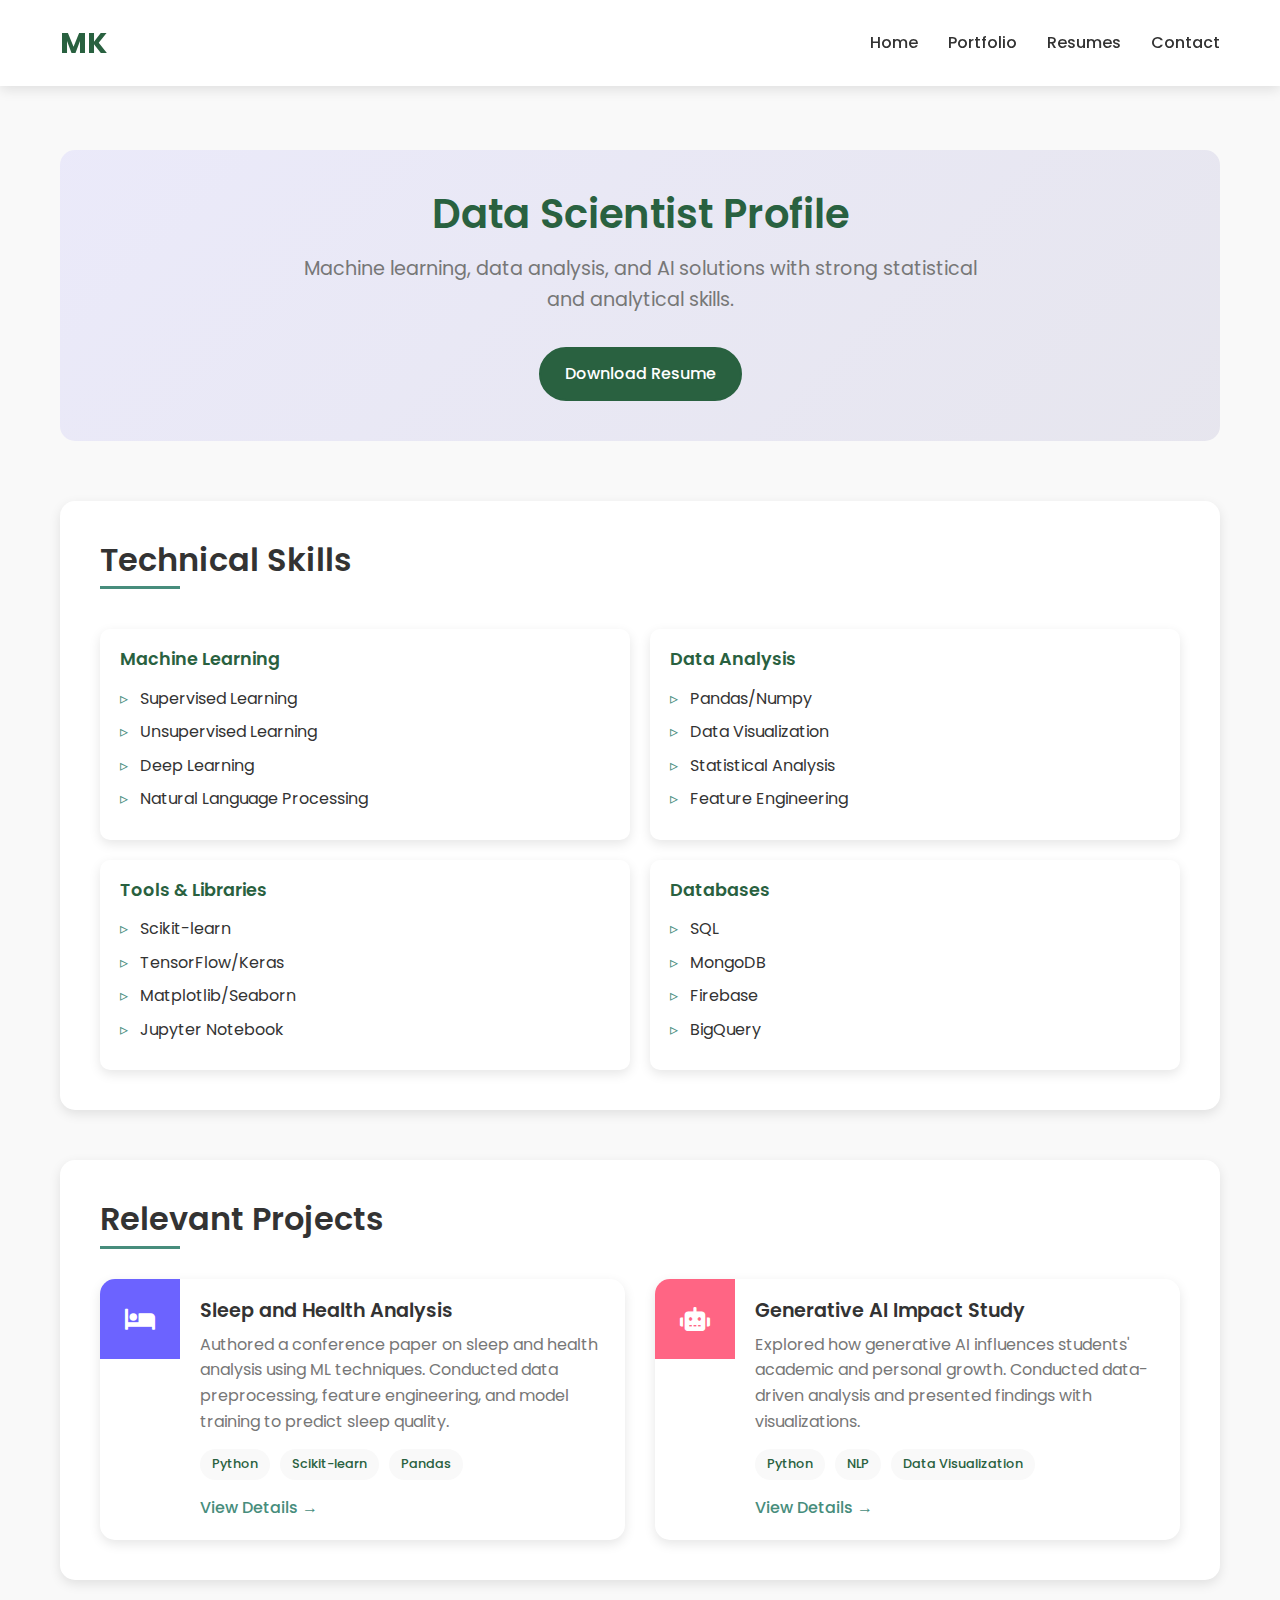
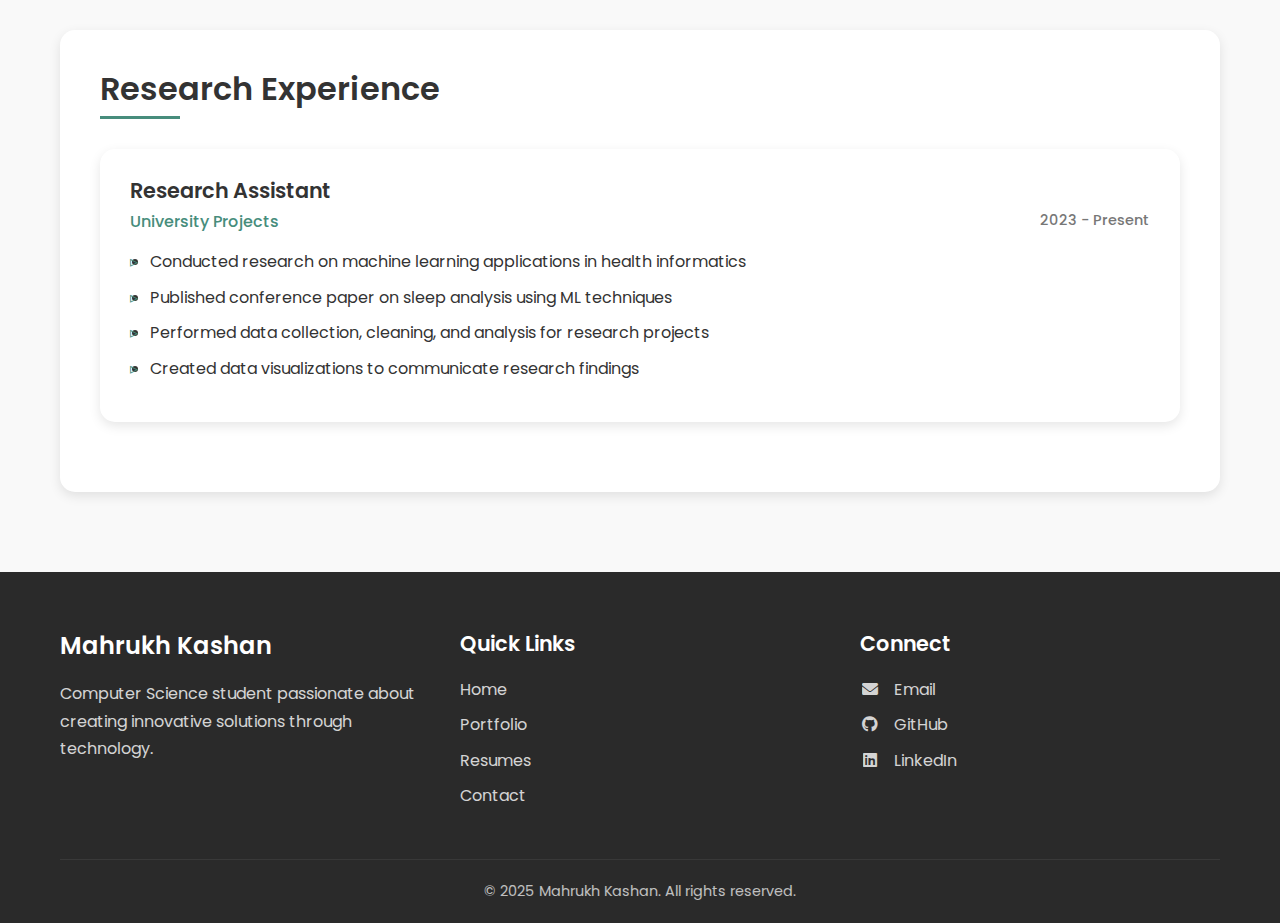
<file: pages/roles/data-scientist.html>
<!DOCTYPE html>
<html lang="en">
<head>
    <meta charset="UTF-8">
    <meta name="viewport" content="width=device-width, initial-scale=1.0">
    <title>Data Scientist Profile - Mahrukh Kashan</title>
    <link rel="stylesheet" href="../../styles/styles.css">
    <link href="https://fonts.googleapis.com/css2?family=Poppins:wght@300;400;500;600;700&family=Open+Sans:wght@300;400;600&display=swap" rel="stylesheet">
    <link rel="stylesheet" href="https://cdnjs.cloudflare.com/ajax/libs/font-awesome/6.0.0-beta3/css/all.min.css">
</head>
<body>
    <header class="main-header">
        <div class="container">
            <nav class="main-nav">
                <div class="logo">
                    <a href="../../index.html">MK</a>
                </div>
                <ul class="nav-links">
                    <li><a href="../../index.html">Home</a></li>
                    <li><a href="../../portfolio.html">Portfolio</a></li>
                    <li><a href="../../resumes.html">Resumes</a></li>
                    <li><a href="../../contact.html">Contact</a></li>
                </ul>
                <div class="hamburger">
                    <i class="fas fa-bars"></i>
                </div>
            </nav>
        </div>
    </header>

    <main class="role-main">
        <div class="container">
            <section class="role-hero">
                <h1>Data Scientist Profile</h1>
                <p>Machine learning, data analysis, and AI solutions with strong statistical and analytical skills.</p>
                <a href="../../assets/pdfs/resume-data.pdf" class="btn btn-primary" download>Download Resume</a>
            </section>

            <div class="role-content">
                <section class="skills-section">
                    <h2 class="section-title">Technical Skills</h2>
                    <div class="skills-grid">
                        <div class="skill-category">
                            <h3>Machine Learning</h3>
                            <ul>
                                <li>Supervised Learning</li>
                                <li>Unsupervised Learning</li>
                                <li>Deep Learning</li>
                                <li>Natural Language Processing</li>
                            </ul>
                        </div>
                        <div class="skill-category">
                            <h3>Data Analysis</h3>
                            <ul>
                                <li>Pandas/Numpy</li>
                                <li>Data Visualization</li>
                                <li>Statistical Analysis</li>
                                <li>Feature Engineering</li>
                            </ul>
                        </div>
                        <div class="skill-category">
                            <h3>Tools & Libraries</h3>
                            <ul>
                                <li>Scikit-learn</li>
                                <li>TensorFlow/Keras</li>
                                <li>Matplotlib/Seaborn</li>
                                <li>Jupyter Notebook</li>
                            </ul>
                        </div>
                        <div class="skill-category">
                            <h3>Databases</h3>
                            <ul>
                                <li>SQL</li>
                                <li>MongoDB</li>
                                <li>Firebase</li>
                                <li>BigQuery</li>
                            </ul>
                        </div>
                    </div>
                </section>

                <section class="projects-section">
                    <h2 class="section-title">Relevant Projects</h2>
                    <div class="projects-grid">
                        <div class="project-card" data-category="ai">
                            <div class="project-icon" style="background-color: #6C63FF;">
                                <i class="fas fa-bed"></i>
                            </div>
                            <div class="project-content">
                                <h3>Sleep and Health Analysis</h3>
                                <p>Authored a conference paper on sleep and health analysis using ML techniques. Conducted data preprocessing, feature engineering, and model training to predict sleep quality.</p>
                                <div class="tech-stack">
                                    <span class="tech-tag">Python</span>
                                    <span class="tech-tag">Scikit-learn</span>
                                    <span class="tech-tag">Pandas</span>
                                </div>
                                <a href="../../portfolio.html#sleep-analysis" class="project-link">View Details →</a>
                            </div>
                        </div>
                        
                        <div class="project-card" data-category="ai">
                            <div class="project-icon" style="background-color: #FF6584;">
                                <i class="fas fa-robot"></i>
                            </div>
                            <div class="project-content">
                                <h3>Generative AI Impact Study</h3>
                                <p>Explored how generative AI influences students' academic and personal growth. Conducted data-driven analysis and presented findings with visualizations.</p>
                                <div class="tech-stack">
                                    <span class="tech-tag">Python</span>
                                    <span class="tech-tag">NLP</span>
                                    <span class="tech-tag">Data Visualization</span>
                                </div>
                                <a href="../../portfolio.html#ai-impact" class="project-link">View Details →</a>
                            </div>
                        </div>
                    </div>
                </section>

                <section class="experience-section">
                    <h2 class="section-title">Research Experience</h2>
                    <div class="experience-item">
                        <h3>Research Assistant</h3>
                        <div class="meta">
                            <span>University Projects</span>
                            <span class="date">2023 - Present</span>
                        </div>
                        <ul>
                            <li>Conducted research on machine learning applications in health informatics</li>
                            <li>Published conference paper on sleep analysis using ML techniques</li>
                            <li>Performed data collection, cleaning, and analysis for research projects</li>
                            <li>Created data visualizations to communicate research findings</li>
                        </ul>
                    </div>
                </section>
            </div>
        </div>
    </main>

    <footer class="main-footer">
        <div class="container">
            <div class="footer-content">
                <div class="footer-about">
                    <h3>Mahrukh Kashan</h3>
                    <p>Computer Science student passionate about creating innovative solutions through technology.</p>
                </div>
                <div class="footer-links">
                    <h3>Quick Links</h3>
                    <ul>
                        <li><a href="../../index.html">Home</a></li>
                        <li><a href="../../portfolio.html">Portfolio</a></li>
                        <li><a href="../../resumes.html">Resumes</a></li>
                        <li><a href="../../contact.html">Contact</a></li>
                    </ul>
                </div>
                <div class="footer-contact">
                    <h3>Connect</h3>
                    <ul>
                        <li><a href="mailto:mahrukhkashan2004@gmail.com"><i class="fas fa-envelope"></i> Email</a></li>
                        <li><a href="https://github.com/mahrukhkashan" target="_blank"><i class="fab fa-github"></i> GitHub</a></li>
                        <li><a href="https://www.linkedin.com/in/mahrukhkashan" target="_blank"><i class="fab fa-linkedin"></i> LinkedIn</a></li>
                    </ul>
                </div>
            </div>
            <div class="footer-bottom">
                <p>&copy; 2025 Mahrukh Kashan. All rights reserved.</p>
            </div>
        </div>
    </footer>

    <script src="../../scripts/main.js"></script>
</body>
</html>
</file>
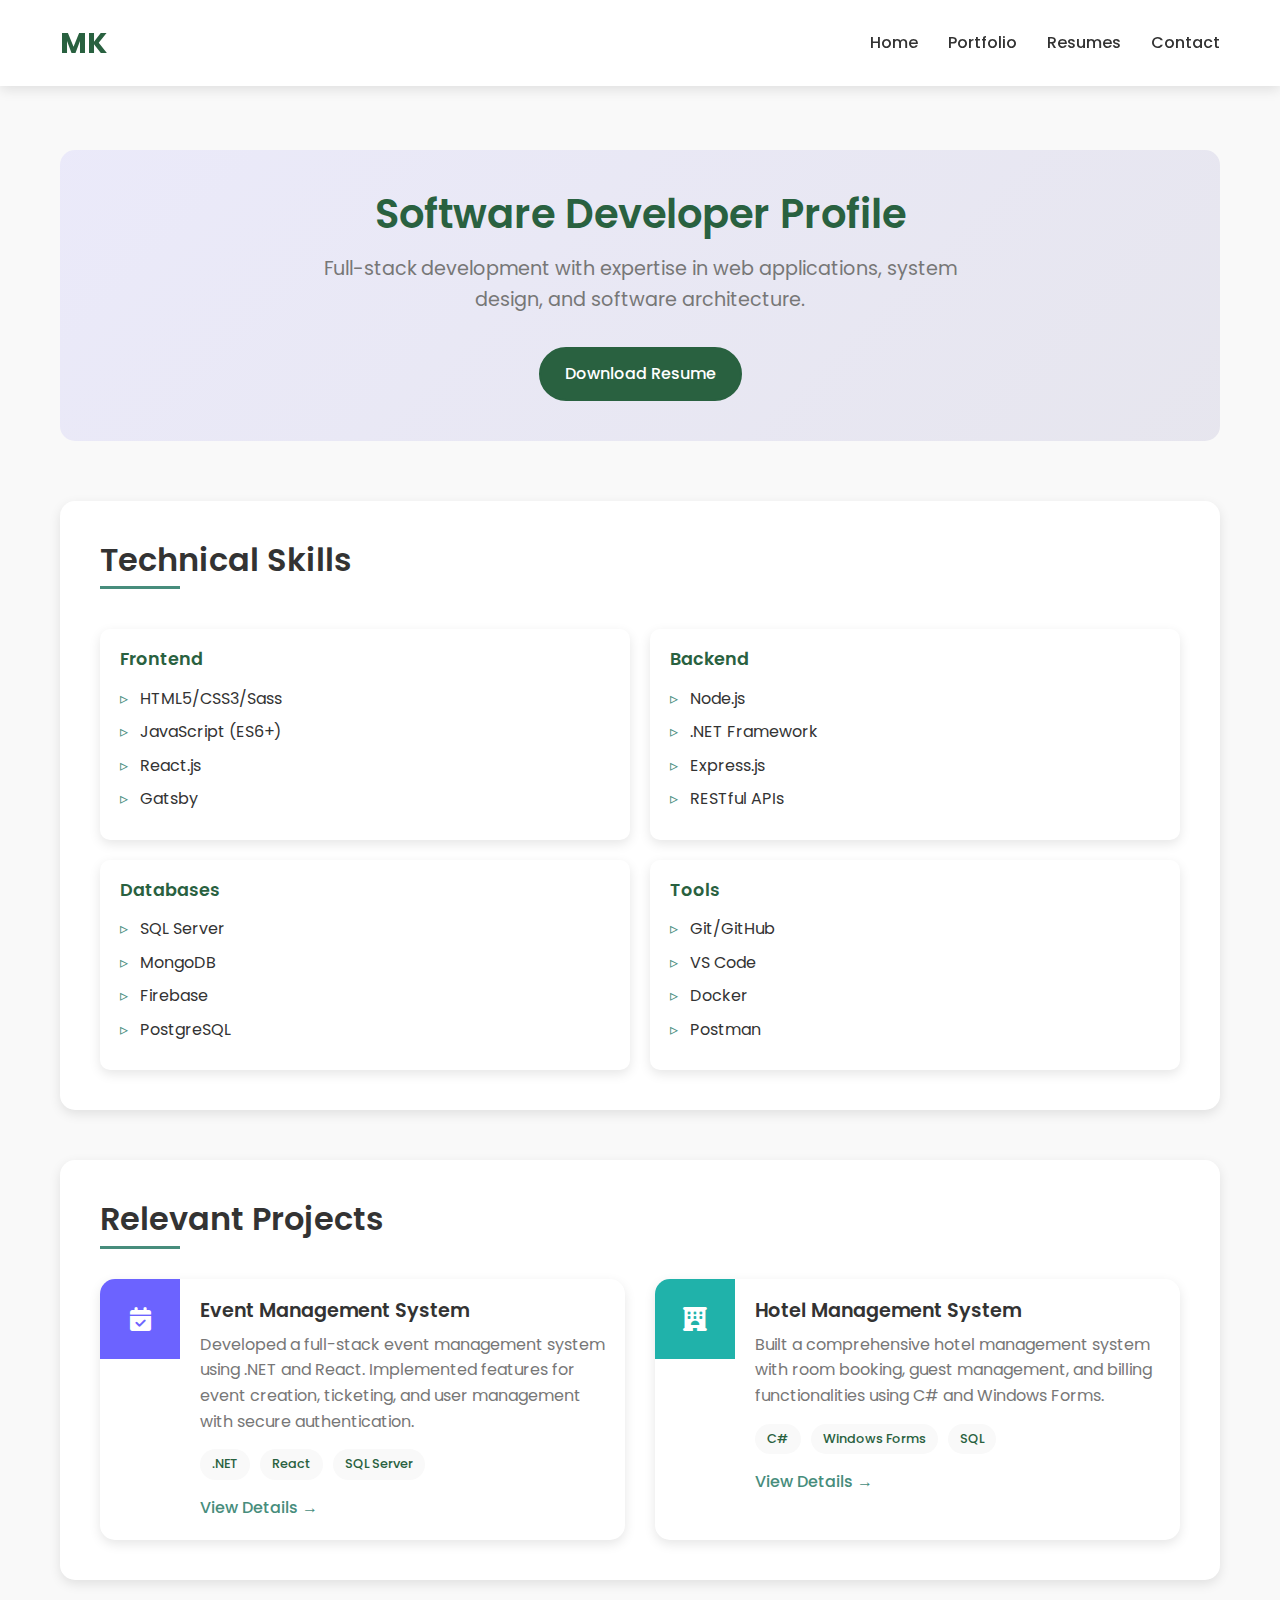
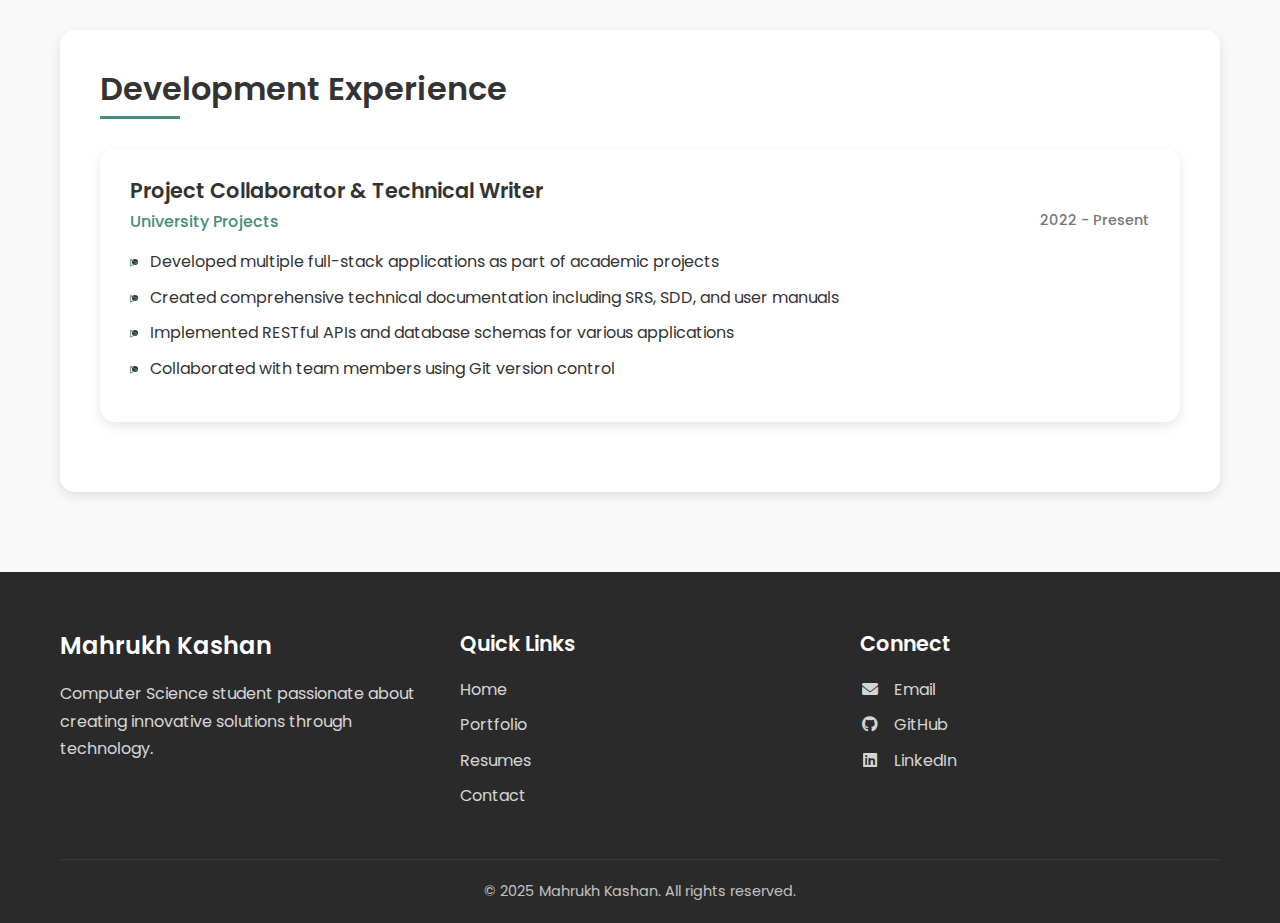
<file: pages/roles/software-developer.html>
<!DOCTYPE html>
<html lang="en">
<head>
    <meta charset="UTF-8">
    <meta name="viewport" content="width=device-width, initial-scale=1.0">
    <title>Software Developer Profile - Mahrukh Kashan</title>
    <link rel="stylesheet" href="../../styles/styles.css">
    <link href="https://fonts.googleapis.com/css2?family=Poppins:wght@300;400;500;600;700&family=Open+Sans:wght@300;400;600&display=swap" rel="stylesheet">
    <link rel="stylesheet" href="https://cdnjs.cloudflare.com/ajax/libs/font-awesome/6.0.0-beta3/css/all.min.css">
</head>
<body>
    <header class="main-header">
        <div class="container">
            <nav class="main-nav">
                <div class="logo">
                    <a href="../../index.html">MK</a>
                </div>
                <ul class="nav-links">
                    <li><a href="../../index.html">Home</a></li>
                    <li><a href="../../portfolio.html">Portfolio</a></li>
                    <li><a href="../../resumes.html">Resumes</a></li>
                    <li><a href="../../contact.html">Contact</a></li>
                </ul>
                <div class="hamburger">
                    <i class="fas fa-bars"></i>
                </div>
            </nav>
        </div>
    </header>

    <main class="role-main">
        <div class="container">
            <section class="role-hero">
                <h1>Software Developer Profile</h1>
                <p>Full-stack development with expertise in web applications, system design, and software architecture.</p>
                <a href="../../assets/pdfs/resume-software.pdf" class="btn btn-primary" download>Download Resume</a>
            </section>

            <div class="role-content">
                <section class="skills-section">
                    <h2 class="section-title">Technical Skills</h2>
                    <div class="skills-grid">
                        <div class="skill-category">
                            <h3>Frontend</h3>
                            <ul>
                                <li>HTML5/CSS3/Sass</li>
                                <li>JavaScript (ES6+)</li>
                                <li>React.js</li>
                                <li>Gatsby</li>
                            </ul>
                        </div>
                        <div class="skill-category">
                            <h3>Backend</h3>
                            <ul>
                                <li>Node.js</li>
                                <li>.NET Framework</li>
                                <li>Express.js</li>
                                <li>RESTful APIs</li>
                            </ul>
                        </div>
                        <div class="skill-category">
                            <h3>Databases</h3>
                            <ul>
                                <li>SQL Server</li>
                                <li>MongoDB</li>
                                <li>Firebase</li>
                                <li>PostgreSQL</li>
                            </ul>
                        </div>
                        <div class="skill-category">
                            <h3>Tools</h3>
                            <ul>
                                <li>Git/GitHub</li>
                                <li>VS Code</li>
                                <li>Docker</li>
                                <li>Postman</li>
                            </ul>
                        </div>
                    </div>
                </section>

                <section class="projects-section">
                    <h2 class="section-title">Relevant Projects</h2>
                    <div class="projects-grid">
                        <div class="project-card" data-category="web">
                            <div class="project-icon" style="background-color: #6C63FF;">
                                <i class="fas fa-calendar-check"></i>
                            </div>
                            <div class="project-content">
                                <h3>Event Management System</h3>
                                <p>Developed a full-stack event management system using .NET and React. Implemented features for event creation, ticketing, and user management with secure authentication.</p>
                                <div class="tech-stack">
                                    <span class="tech-tag">.NET</span>
                                    <span class="tech-tag">React</span>
                                    <span class="tech-tag">SQL Server</span>
                                </div>
                                <a href="../../portfolio.html#event-management" class="project-link">View Details →</a>
                            </div>
                        </div>
                        
                        <div class="project-card" data-category="web">
                            <div class="project-icon" style="background-color: #20B2AA;">
                                <i class="fas fa-hotel"></i>
                            </div>
                            <div class="project-content">
                                <h3>Hotel Management System</h3>
                                <p>Built a comprehensive hotel management system with room booking, guest management, and billing functionalities using C# and Windows Forms.</p>
                                <div class="tech-stack">
                                    <span class="tech-tag">C#</span>
                                    <span class="tech-tag">Windows Forms</span>
                                    <span class="tech-tag">SQL</span>
                                </div>
                                <a href="../../portfolio.html#hotel-management" class="project-link">View Details →</a>
                            </div>
                        </div>
                    </div>
                </section>

                <section class="experience-section">
                    <h2 class="section-title">Development Experience</h2>
                    <div class="experience-item">
                        <h3>Project Collaborator & Technical Writer</h3>
                        <div class="meta">
                            <span>University Projects</span>
                            <span class="date">2022 - Present</span>
                        </div>
                        <ul>
                            <li>Developed multiple full-stack applications as part of academic projects</li>
                            <li>Created comprehensive technical documentation including SRS, SDD, and user manuals</li>
                            <li>Implemented RESTful APIs and database schemas for various applications</li>
                            <li>Collaborated with team members using Git version control</li>
                        </ul>
                    </div>
                </section>
            </div>
        </div>
    </main>

    <footer class="main-footer">
        <div class="container">
            <div class="footer-content">
                <div class="footer-about">
                    <h3>Mahrukh Kashan</h3>
                    <p>Computer Science student passionate about creating innovative solutions through technology.</p>
                </div>
                <div class="footer-links">
                    <h3>Quick Links</h3>
                    <ul>
                        <li><a href="../../index.html">Home</a></li>
                        <li><a href="../../portfolio.html">Portfolio</a></li>
                        <li><a href="../../resumes.html">Resumes</a></li>
                        <li><a href="../../contact.html">Contact</a></li>
                    </ul>
                </div>
                <div class="footer-contact">
                    <h3>Connect</h3>
                    <ul>
                        <li><a href="mailto:mahrukhkashan2004@gmail.com"><i class="fas fa-envelope"></i> Email</a></li>
                        <li><a href="https://github.com/mahrukhkashan" target="_blank"><i class="fab fa-github"></i> GitHub</a></li>
                        <li><a href="https://www.linkedin.com/in/mahrukhkashan" target="_blank"><i class="fab fa-linkedin"></i> LinkedIn</a></li>
                    </ul>
                </div>
            </div>
            <div class="footer-bottom">
                <p>&copy; 2025 Mahrukh Kashan. All rights reserved.</p>
            </div>
        </div>
    </footer>

    <script src="../../scripts/main.js"></script>
</body>
</html>
</file>
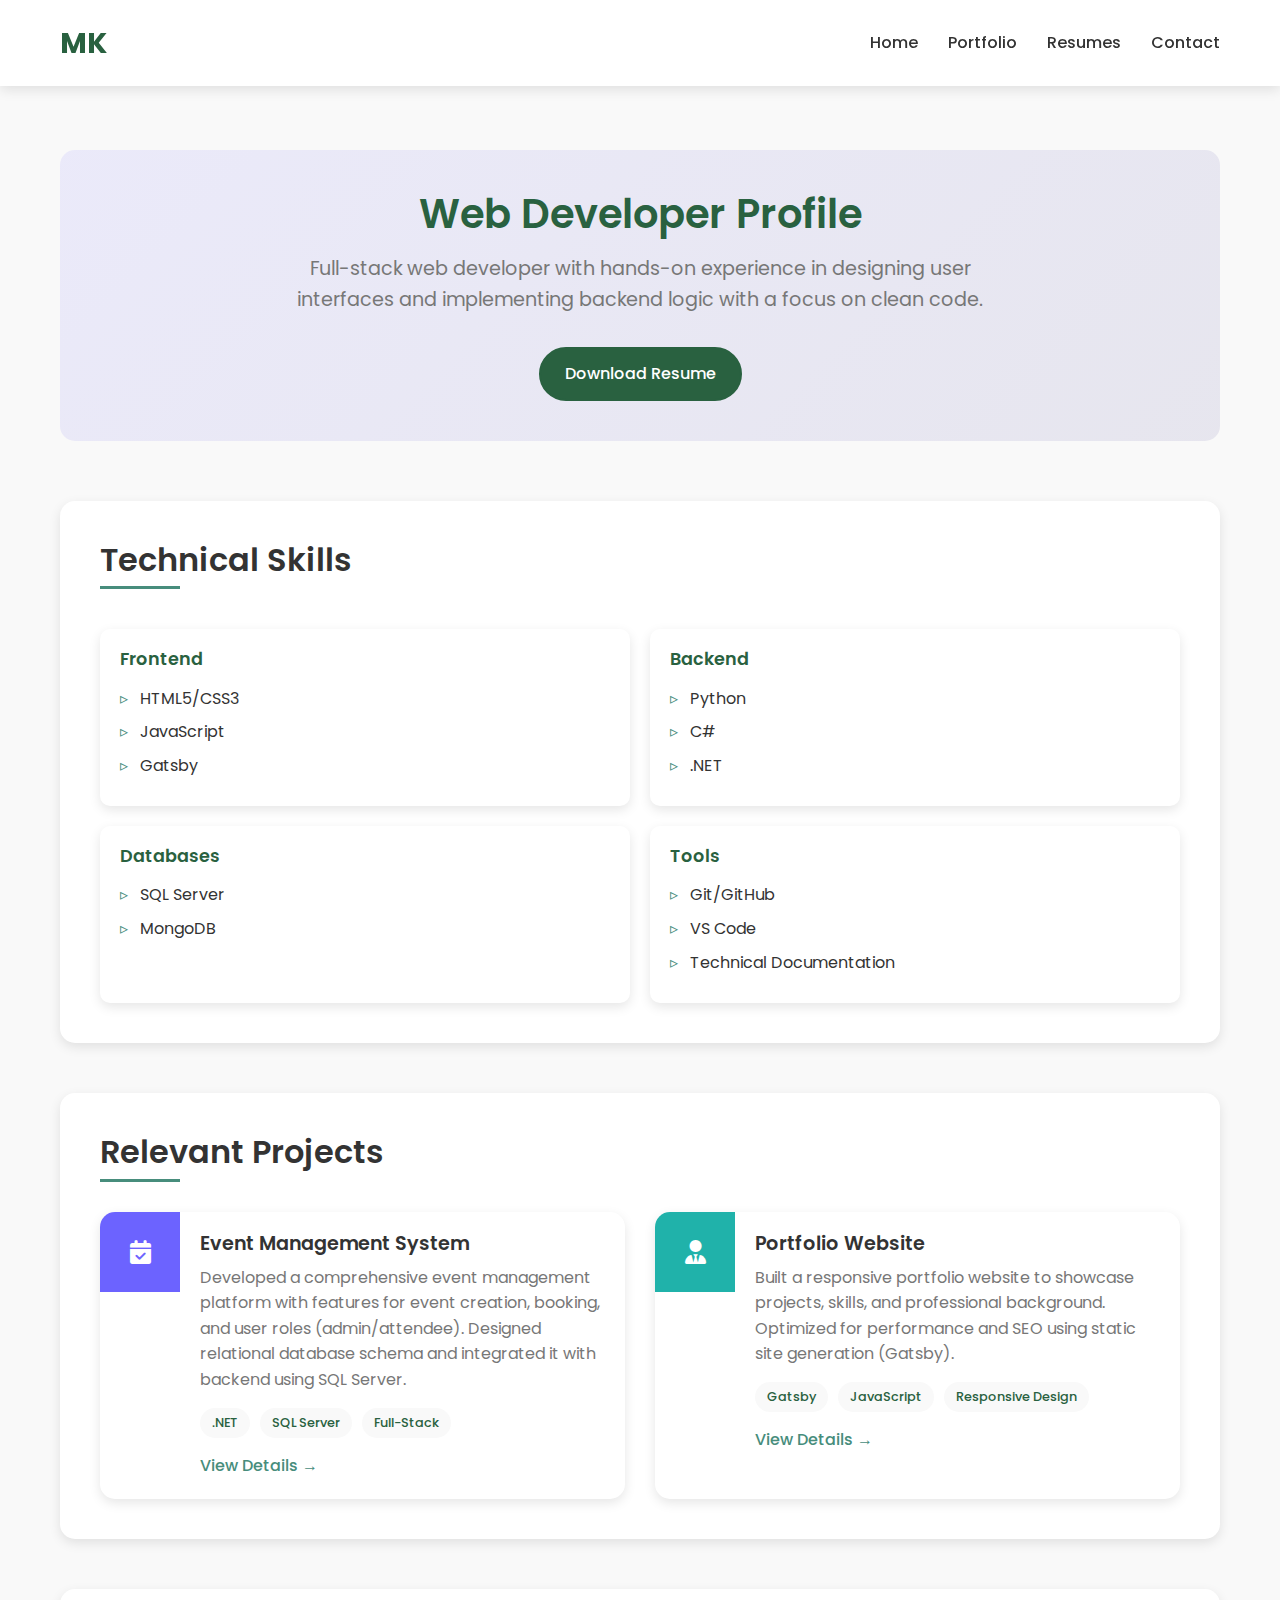
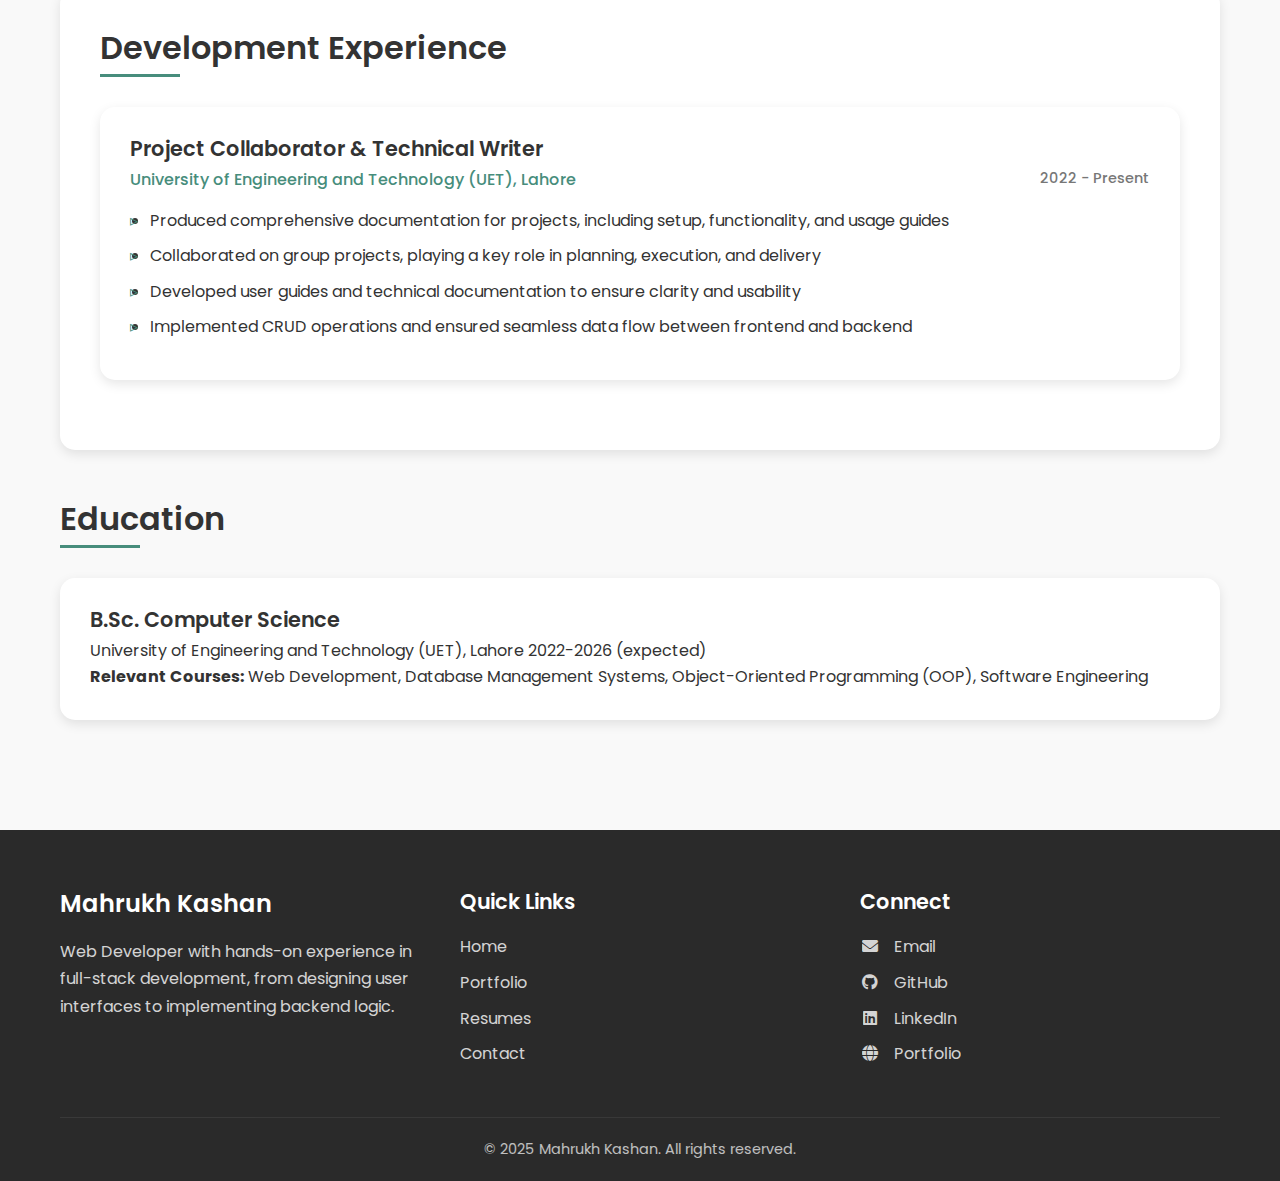
<file: pages/roles/web-developer.html>
<!DOCTYPE html>
<html lang="en">
<head>
    <meta charset="UTF-8">
    <meta name="viewport" content="width=device-width, initial-scale=1.0">
    <title>Web Developer Profile - Mahrukh Kashan</title>
    <link rel="stylesheet" href="../../styles/styles.css">
    <link href="https://fonts.googleapis.com/css2?family=Poppins:wght@300;400;500;600;700&family=Open+Sans:wght@300;400;600&display=swap" rel="stylesheet">
    <link rel="stylesheet" href="https://cdnjs.cloudflare.com/ajax/libs/font-awesome/6.0.0-beta3/css/all.min.css">
</head>
<body>
    <header class="main-header">
        <div class="container">
            <nav class="main-nav">
                <div class="logo">
                    <a href="../../index.html">MK</a>
                </div>
                <ul class="nav-links">
                    <li><a href="../../index.html">Home</a></li>
                    <li><a href="../../portfolio.html">Portfolio</a></li>
                    <li><a href="../../resumes.html">Resumes</a></li>
                    <li><a href="../../contact.html">Contact</a></li>
                </ul>
                <div class="hamburger">
                    <i class="fas fa-bars"></i>
                </div>
            </nav>
        </div>
    </header>

    <main class="role-main">
        <div class="container">
            <section class="role-hero">
                <h1>Web Developer Profile</h1>
                <p>Full-stack web developer with hands-on experience in designing user interfaces and implementing backend logic with a focus on clean code.</p>
                <a href="../../assets/pdfs/Web Developer.pdf" class="btn btn-primary" download>Download Resume</a>
            </section>

            <div class="role-content">
                <section class="skills-section">
                    <h2 class="section-title">Technical Skills</h2>
                    <div class="skills-grid">
                        <div class="skill-category">
                            <h3>Frontend</h3>
                            <ul>
                                <li>HTML5/CSS3</li>
                                <li>JavaScript</li>
                                <li>Gatsby</li>
                            </ul>
                        </div>
                        <div class="skill-category">
                            <h3>Backend</h3>
                            <ul>
                                <li>Python</li>
                                <li>C#</li>
                                <li>.NET</li>
                            </ul>
                        </div>
                        <div class="skill-category">
                            <h3>Databases</h3>
                            <ul>
                                <li>SQL Server</li>
                                <li>MongoDB</li>
                            </ul>
                        </div>
                        <div class="skill-category">
                            <h3>Tools</h3>
                            <ul>
                                <li>Git/GitHub</li>
                                <li>VS Code</li>
                                <li>Technical Documentation</li>
                            </ul>
                        </div>
                    </div>
                </section>

                <section class="projects-section">
                    <h2 class="section-title">Relevant Projects</h2>
                    <div class="projects-grid">
                        <div class="project-card" data-category="web">
                            <div class="project-icon" style="background-color: #6C63FF;">
                                <i class="fas fa-calendar-check"></i>
                            </div>
                            <div class="project-content">
                                <h3>Event Management System</h3>
                                <p>Developed a comprehensive event management platform with features for event creation, booking, and user roles (admin/attendee). Designed relational database schema and integrated it with backend using SQL Server.</p>
                                <div class="tech-stack">
                                    <span class="tech-tag">.NET</span>
                                    <span class="tech-tag">SQL Server</span>
                                    <span class="tech-tag">Full-Stack</span>
                                </div>
                                <a href="../../portfolio.html#event-management" class="project-link">View Details →</a>
                            </div>
                        </div>
                        
                        <div class="project-card" data-category="web">
                            <div class="project-icon" style="background-color: #20B2AA;">
                                <i class="fas fa-user-tie"></i>
                            </div>
                            <div class="project-content">
                                <h3>Portfolio Website</h3>
                                <p>Built a responsive portfolio website to showcase projects, skills, and professional background. Optimized for performance and SEO using static site generation (Gatsby).</p>
                                <div class="tech-stack">
                                    <span class="tech-tag">Gatsby</span>
                                    <span class="tech-tag">JavaScript</span>
                                    <span class="tech-tag">Responsive Design</span>
                                </div>
                                <a href="../../portfolio.html#portfolio-website" class="project-link">View Details →</a>
                            </div>
                        </div>
                    </div>
                </section>

                <section class="experience-section">
                    <h2 class="section-title">Development Experience</h2>
                    <div class="experience-item">
                        <h3>Project Collaborator & Technical Writer</h3>
                        <div class="meta">
                            <span>University of Engineering and Technology (UET), Lahore</span>
                            <span class="date">2022 - Present</span>
                        </div>
                        <ul>
                            <li>Produced comprehensive documentation for projects, including setup, functionality, and usage guides</li>
                            <li>Collaborated on group projects, playing a key role in planning, execution, and delivery</li>
                            <li>Developed user guides and technical documentation to ensure clarity and usability</li>
                            <li>Implemented CRUD operations and ensured seamless data flow between frontend and backend</li>
                        </ul>
                    </div>
                </section>

                <section class="education-section">
                    <h2 class="section-title">Education</h2>
                    <div class="education-item">
                        <h3>B.Sc. Computer Science</h3>
                        <div class="meta">
                            <span>University of Engineering and Technology (UET), Lahore</span>
                            <span class="date">2022-2026 (expected)</span>
                        </div>
                        <p><strong>Relevant Courses:</strong> Web Development, Database Management Systems, Object-Oriented Programming (OOP), Software Engineering</p>
                    </div>
                </section>
            </div>
        </div>
    </main>

    <footer class="main-footer">
        <div class="container">
            <div class="footer-content">
                <div class="footer-about">
                    <h3>Mahrukh Kashan</h3>
                    <p>Web Developer with hands-on experience in full-stack development, from designing user interfaces to implementing backend logic.</p>
                </div>
                <div class="footer-links">
                    <h3>Quick Links</h3>
                    <ul>
                        <li><a href="../../index.html">Home</a></li>
                        <li><a href="../../portfolio.html">Portfolio</a></li>
                        <li><a href="../../resumes.html">Resumes</a></li>
                        <li><a href="../../contact.html">Contact</a></li>
                    </ul>
                </div>
                <div class="footer-contact">
                    <h3>Connect</h3>
                    <ul>
                        <li><a href="mailto:mahrukhkashan2004@gmail.com"><i class="fas fa-envelope"></i> Email</a></li>
                        <li><a href="https://github.com/mahrukhkashan" target="_blank"><i class="fab fa-github"></i> GitHub</a></li>
                        <li><a href="https://www.linkedin.com/in/mahrukhkashan" target="_blank"><i class="fab fa-linkedin"></i> LinkedIn</a></li>
                        <li><a href="https://mahrukhkashan.github.io/mahrukhkashan-portfolio/" target="_blank"><i class="fas fa-globe"></i> Portfolio</a></li>
                    </ul>
                </div>
            </div>
            <div class="footer-bottom">
                <p>&copy; 2025 Mahrukh Kashan. All rights reserved.</p>
            </div>
        </div>
    </footer>

    <script src="../../scripts/main.js"></script>
</body>
</html>
</file>
<file: styles/styles.css>
/* Global Styles */
:root {
    --primary-color: #296140;
    --secondary-color: #478d7c;
    --accent-color: #FF6584;
    --text-color: #333;
    --light-text: #777;
    --light-bg: #f9f9f9;
    --white: #ffffff;
    --border-color: #e0e0e0;
    --shadow: 0 4px 12px rgba(0, 0, 0, 0.1);
}

* {
    margin: 0;
    padding: 0;
    box-sizing: border-box;
}

body {
    font-family: 'Poppins', sans-serif;
    color: var(--text-color);
    line-height: 1.6;
    background-color: var(--light-bg);
}

h1, h2, h3, h4, h5, h6 {
    font-weight: 600;
    line-height: 1.2;
}

a {
    text-decoration: none;
    color: inherit;
}

.container {
    width: 100%;
    max-width: 1200px;
    margin: 0 auto;
    padding: 0 20px;
}

.btn {
    display: inline-block;
    padding: 12px 24px;
    border-radius: 30px;
    font-weight: 500;
    text-align: center;
    transition: all 0.3s ease;
    cursor: pointer;
}

.btn-primary {
    background-color: var(--primary-color);
    color: var(--white);
    border: 2px solid var(--primary-color);
}

.btn-primary:hover {
    background-color: #286b46;
    border-color:  #4a9280;
}

.btn-secondary {
    background-color: var(--secondary-color);
    color: var(--white);
    border: 2px solid var(--secondary-color);
}

.btn-secondary:hover {
    background-color: #37915f;
    border-color: #54c5a9;
}

.btn-outline {
    background-color: transparent;
    color: var(--primary-color);
    border: 2px solid var(--primary-color);
}

.btn-outline:hover {
    background-color: var(--primary-color);
    color: var(--white);
}

.section-title {
    font-size: 2rem;
    margin-bottom: 2rem;
    position: relative;
    padding-bottom: 10px;
    text-align: center;
}

.section-title:after {
    content: '';
    position: absolute;
    bottom: 0;
    left: 50%;
    transform: translateX(-50%);
    width: 80px;
    height: 3px;
    background-color: var(--secondary-color);
}

/* Header Styles */
.main-header {
    background-color: var(--white);
    box-shadow: var(--shadow);
    position: fixed;
    width: 100%;
    top: 0;
    z-index: 1000;
}

.main-nav {
    display: flex;
    justify-content: space-between;
    align-items: center;
    padding: 20px 0;
}

.logo a {
    font-size: 1.8rem;
    font-weight: 700;
    color: var(--primary-color);
}

.nav-links {
    display: flex;
    list-style: none;
}

.nav-links li {
    margin-left: 30px;
}

.nav-links a {
    font-weight: 500;
    position: relative;
    padding: 5px 0;
}

.nav-links a:after {
    content: '';
    position: absolute;
    bottom: 0;
    left: 0;
    width: 0;
    height: 2px;
    background-color: var(--secondary-color);
    transition: width 0.3s ease;
}

.nav-links a:hover:after,
.nav-links a.active:after {
    width: 100%;
}

.nav-links a.active {
    color: var(--primary-color);
    font-weight: 600;
}

.hamburger {
    display: none;
    cursor: pointer;
    font-size: 1.5rem;
}

/* Hero Section */
.hero {
    padding: 150px 0 80px;
    background: linear-gradient(135deg, #f5f7fa 0%, #e4e8f0 100%);
}

.hero-content {
    max-width: 600px;
}

.hero-title {
    font-size: 3rem;
    margin-bottom: 1rem;
    color: var(--primary-color);
}

.hero-subtitle {
    font-size: 1.5rem;
    margin-bottom: 1.5rem;
    color: var(--secondary-color);
}

.hero-tagline {
    font-size: 1.1rem;
    margin-bottom: 2rem;
    color: var(--light-text);
}

.hero-buttons {
    display: flex;
    gap: 15px;
}

.hero-image {
    position: absolute;
    right: 0;
    top: 50%;
    transform: translateY(-50%);
    width: 45%;
}

.image-placeholder {
    width: 90%;               /* Slightly bigger width */
    max-width: 700px;         /* Increased max width */
    height: 350px;            /* Increased height */
    background-color: var(--secondary-color);
    border-radius: 20px;
    overflow: hidden;
    position: relative;
    margin: 0 auto;           /* Center horizontally */
}

.image-placeholder img {
    width: 100%;
    height: 100%;
    object-fit: cover;
    display: block;
}


/* About Section */
.about-section {
    padding: 80px 0;
    background-color: var(--white);
}

.about-grid {
    display: grid;
    grid-template-columns: repeat(auto-fit, minmax(300px, 1fr));
    gap: 30px;
    margin-top: 40px;
}

.about-card {
    background-color: var(--white);
    padding: 30px;
    border-radius: 15px;
    box-shadow: var(--shadow);
    text-align: center;
    transition: transform 0.3s ease;
}

.about-card:hover {
    transform: translateY(-10px);
}

.about-card i {
    font-size: 2.5rem;
    color: var(--secondary-color);
    margin-bottom: 20px;
}

.about-card h3 {
    margin-bottom: 15px;
    font-size: 1.3rem;
}

/* Featured Section */
.featured-section {
    padding: 80px 0;
    background-color: var(--light-bg);
}

.project-grid {
    display: grid;
    grid-template-columns: repeat(auto-fit, minmax(300px, 1fr));
    gap: 30px;
    margin-top: 40px;
}

.project-card {
    background-color: var(--white);
    border-radius: 15px;
    overflow: hidden;
    box-shadow: var(--shadow);
    transition: transform 0.3s ease;
}

.project-card:hover {
    transform: translateY(-10px);
}

.project-image {
    height: 200px;
    width: 100%;
}

.project-content {
    padding: 25px;
}

.project-content h3 {
    margin-bottom: 10px;
    font-size: 1.3rem;
}

.project-content p {
    color: var(--light-text);
    margin-bottom: 15px;
}

.project-link {
    color: var(--secondary-color);
    font-weight: 500;
    display: inline-flex;
    align-items: center;
}

.project-link i {
    margin-left: 5px;
    transition: transform 0.3s ease;
}

.project-link:hover i {
    transform: translateX(5px);
}

.section-footer {
    text-align: center;
    margin-top: 40px;
}

/* Skills Section */
.skills-section {
    padding: 80px 0;
    background-color: var(--white);
}

.skills-grid {
    display: grid;
    grid-template-columns: repeat(auto-fit, minmax(200px, 1fr));
    gap: 30px;
    margin-top: 40px;
}

.skill-category {
    background-color: var(--light-bg);
    padding: 25px;
    border-radius: 10px;
}

.skill-category h3 {
    margin-bottom: 15px;
    font-size: 1.2rem;
    color: var(--primary-color);
}

.skill-category ul {
    list-style: none;
}

.skill-category li {
    /* (Previous content remains the same until skills-section li) */
    margin-bottom: 8px;
    position: relative;
    padding-left: 20px;
}

.skill-category li:before {
    content: '▹';
    position: absolute;
    left: 0;
    color: var(--secondary-color);
}

/* CTA Section */
.cta-section {
    padding: 80px 0;
    text-align: center;
    background: linear-gradient(135deg, #3d8f5fd2 0%, #1b5e44 100%);
    color: var(--white);
}

.cta-section h2 {
    font-size: 2.2rem;
    margin-bottom: 1rem;
}

.cta-section p {
    font-size: 1.1rem;
    margin-bottom: 2rem;
    opacity: 0.9;
}

.cta-buttons {
    display: flex;
    justify-content: center;
    gap: 15px;
}

/* Footer Styles */
.main-footer {
    background-color: #2a2a2a;
    color: var(--white);
    padding: 60px 0 0;
}

.footer-content {
    display: grid;
    grid-template-columns: repeat(auto-fit, minmax(250px, 1fr));
    gap: 40px;
    margin-bottom: 40px;
}

.footer-about h3 {
    font-size: 1.5rem;
    margin-bottom: 20px;
}

.footer-about p {
    opacity: 0.8;
    line-height: 1.7;
}

.footer-links h3, 
.footer-contact h3 {
    font-size: 1.3rem;
    margin-bottom: 20px;
}

.footer-links ul, 
.footer-contact ul {
    list-style: none;
}

.footer-links li, 
.footer-contact li {
    margin-bottom: 10px;
}

.footer-links a, 
.footer-contact a {
    opacity: 0.8;
    transition: opacity 0.3s ease;
}

.footer-links a:hover, 
.footer-contact a:hover {
    opacity: 1;
}

.footer-contact i {
    margin-right: 10px;
    width: 20px;
    text-align: center;
}

.footer-bottom {
    text-align: center;
    padding: 20px 0;
    border-top: 1px solid rgba(255, 255, 255, 0.1);
    font-size: 0.9rem;
    opacity: 0.7;
}

/* Contact Page Styles */
.contact-main {
    padding: 150px 0 80px;
}

.contact-hero {
    text-align: center;
    margin-bottom: 60px;
}

.contact-hero h1 {
    font-size: 2.8rem;
    margin-bottom: 1rem;
    color: var(--primary-color);
}

.contact-hero p {
    font-size: 1.2rem;
    color: var(--light-text);
    max-width: 700px;
    margin: 0 auto;
}

.contact-content {
    display: grid;
    grid-template-columns: 1fr 1fr;
    gap: 50px;
}

.contact-info {
    background-color: var(--white);
    padding: 40px;
    border-radius: 15px;
    box-shadow: var(--shadow);
}

.section-title {
    text-align: left;
    margin-bottom: 30px;
}

.section-title:after {
    left: 0;
    transform: none;
}

.info-card {
    margin-bottom: 40px;
}

.info-item {
    display: flex;
    align-items: flex-start;
    margin-bottom: 25px;
}

.info-item i {
    font-size: 1.3rem;
    color: var(--secondary-color);
    margin-right: 20px;
    margin-top: 5px;
}

.info-item h3 {
    font-size: 1.1rem;
    margin-bottom: 5px;
}

.info-item p, 
.info-item a {
    color: var(--light-text);
    transition: color 0.3s ease;
}

.info-item a:hover {
    color: var(--secondary-color);
}

.social-links h3 {
    margin-bottom: 20px;
    font-size: 1.2rem;
}

.social-icons {
    display: flex;
    gap: 15px;
}

.social-icon {
    width: 40px;
    height: 40px;
    border-radius: 50%;
    background-color: var(--light-bg);
    display: flex;
    align-items: center;
    justify-content: center;
    transition: all 0.3s ease;
}

.social-icon:hover {
    background-color: var(--secondary-color);
    color: var(--white);
}

.contact-form-section {
    background-color: var(--white);
    padding: 40px;
    border-radius: 15px;
    box-shadow: var(--shadow);
}

.form-group {
    margin-bottom: 25px;
}

.form-group label {
    display: block;
    margin-bottom: 8px;
    font-weight: 500;
}

.form-group input, 
.form-group textarea {
    width: 100%;
    padding: 12px 15px;
    border: 1px solid var(--border-color);
    border-radius: 8px;
    font-family: 'Poppins', sans-serif;
    transition: border-color 0.3s ease;
}

.form-group input:focus, 
.form-group textarea:focus {
    outline: none;
    border-color: var(--secondary-color);
}

.form-group textarea {
    resize: vertical;
    min-height: 150px;
}

/* Portfolio Page Styles */
.portfolio-main {
    padding: 150px 0 80px;
}

.portfolio-hero {
    text-align: center;
    margin-bottom: 60px;
}

.portfolio-hero h1 {
    font-size: 2.8rem;
    margin-bottom: 0.5rem;
    color: var(--primary-color);
}

.portfolio-hero h2 {
    font-size: 1.5rem;
    color: var(--secondary-color);
    margin-bottom: 1rem;
}

.portfolio-hero .tagline {
    font-size: 1.2rem;
    color: var(--light-text);
    max-width: 700px;
    margin: 0 auto;
}

.portfolio-content {
    display: grid;
    grid-template-columns: 300px 1fr;
    gap: 40px;
}

.portfolio-sidebar {
    position: sticky;
    top: 120px;
    align-self: start;
}

.profile-card {
    background-color: var(--white);
    padding: 30px;
    border-radius: 15px;
    box-shadow: var(--shadow);
    margin-bottom: 30px;
}

.profile-image {
    width: 150px;
    height: 150px;
    border-radius: 50%;
    background-color: #f0f0f0;
    margin: 0 auto 25px;
    overflow: hidden;
}

.profile-info h3 {
    font-size: 1.2rem;
    margin-bottom: 15px;
    color: var(--primary-color);
}

.profile-info p {
    margin-bottom: 15px;
    display: flex;
    align-items: center;
}

.profile-info i {
    margin-right: 10px;
    color: var(--secondary-color);
    width: 20px;
    text-align: center;
}

.social-links {
    margin-top: 25px;
}

.social-links h3 {
    font-size: 1.2rem;
    margin-bottom: 15px;
    color: var(--primary-color);
}

.social-links li {
    margin-bottom: 10px;
}

.social-links a {
    display: flex;
    align-items: center;
}

.social-links i {
    margin-right: 10px;
    width: 20px;
    text-align: center;
}

.portfolio-section {
    margin-bottom: 50px;
}

.portfolio-section h2 {
    font-size: 1.8rem;
    margin-bottom: 25px;
    display: flex;
    align-items: center;
}

.portfolio-section h2 i {
    margin-right: 15px;
    color: var(--secondary-color);
}

.skills-grid {
    display: grid;
    grid-template-columns: repeat(2, 1fr);
    gap: 20px;
}

.skill-category {
    background-color: var(--white);
    padding: 20px;
    border-radius: 10px;
    box-shadow: var(--shadow);
}

.skill-category h3 {
    font-size: 1.1rem;
    margin-bottom: 15px;
    color: var(--primary-color);
}

.education-item {
    background-color: var(--white);
    padding: 30px;
    border-radius: 15px;
    box-shadow: var(--shadow);
    margin-bottom: 30px;
}

.education-item h3 {
    font-size: 1.3rem;
    margin-bottom: 5px;
}

.institution {
    font-weight: 500;
    color: var(--secondary-color);
    margin-bottom: 5px;
}

.duration {
    color: var(--light-text);
    margin-bottom: 20px;
    font-size: 0.9rem;
}

.courses-grid {
    display: grid;
    grid-template-columns: repeat(2, 1fr);
    gap: 20px;
    margin-top: 20px;
}

.course-category h5 {
    font-size: 1rem;
    margin-bottom: 10px;
    color: var(--primary-color);
}

.experience-item {
    background-color: var(--white);
    padding: 30px;
    border-radius: 15px;
    box-shadow: var(--shadow);
    margin-bottom: 30px;
}

.experience-item h3 {
    font-size: 1.3rem;
    margin-bottom: 15px;
}

.experience-item ul {
    padding-left: 20px;
}

.experience-item li {
    margin-bottom: 10px;
}

.projects-grid {
    display: grid;
    grid-template-columns: repeat(auto-fill, minmax(350px, 1fr));
    gap: 30px;
}

.project-card {
    display: flex;
    background-color: var(--white);
    border-radius: 15px;
    box-shadow: var(--shadow);
    overflow: hidden;
    transition: transform 0.3s ease;
}

.project-card:hover {
    transform: translateY(-5px);
}

.project-icon {
    min-width: 80px;
    height: 80px;
    display: flex;
    align-items: center;
    justify-content: center;
    color: var(--white);
    font-size: 1.5rem;
}

.project-content {
    padding: 20px;
}

.project-content h3 {
    font-size: 1.2rem;
    margin-bottom: 10px;
}

/* Resume Page Styles */
.resume-main {
    padding: 150px 0 80px;
}

.resume-hero {
    text-align: center;
    margin-bottom: 60px;
}

.resume-hero h1 {
    font-size: 2.8rem;
    margin-bottom: 1rem;
    color: var(--primary-color);
}

.resume-hero p {
    font-size: 1.2rem;
    color: var(--light-text);
    max-width: 700px;
    margin: 0 auto;
}

.resume-content {
    display: grid;
    grid-template-columns: 300px 1fr;
    gap: 40px;
}

.resume-sidebar {
    position: sticky;
    top: 120px;
    align-self: start;
}

.resume-section {
    margin-bottom: 50px;
}

.resume-section h2 {
    font-size: 1.8rem;
    margin-bottom: 25px;
    position: relative;
    padding-bottom: 10px;
}

.resume-section h2:after {
    content: '';
    position: absolute;
    bottom: 0;
    left: 0;
    width: 60px;
    height: 3px;
    background-color: var(--secondary-color);
}

.resume-item {
    margin-bottom: 30px;
}

.resume-item h3 {
    font-size: 1.3rem;
    margin-bottom: 5px;
}

.resume-item .meta {
    display: flex;
    justify-content: space-between;
    margin-bottom: 10px;
    color: var(--secondary-color);
    font-weight: 500;
}

.resume-item .date {
    color: var(--light-text);
    font-size: 0.9rem;
}

.resume-item p {
    margin-bottom: 15px;
}

.resume-item ul {
    padding-left: 20px;
}

.resume-item li {
    margin-bottom: 8px;
}

.download-btn {
    text-align: center;
    margin-top: 50px;
}

/* Responsive Styles */
@media (max-width: 992px) {
    .hero-image {
        display: none;
    }
    
    .hero-content {
        max-width: 100%;
        text-align: center;
    }
    
    .hero-buttons {
        justify-content: center;
    }
    
    .contact-content,
    .portfolio-content,
    .resume-content {
        grid-template-columns: 1fr;
    }
    
    .portfolio-sidebar,
    .resume-sidebar {
        position: static;
    }
}

@media (max-width: 768px) {
    .nav-links {
        position: fixed;
        top: 80px;
        left: -100%;
        width: 100%;
        height: calc(100vh - 80px);
        background-color: var(--white);
        flex-direction: column;
        align-items: center;
        justify-content: center;
        transition: left 0.3s ease;
    }
    
    .nav-links.active {
        left: 0;
    }
    
    .nav-links li {
        margin: 15px 0;
    }
    
    .hamburger {
        display: block;
    }
    
    .skills-grid,
    .courses-grid {
        grid-template-columns: 1fr;
    }
    
    .hero-buttons,
    .cta-buttons {
        flex-direction: column;
    }
    
    .btn {
        width: 100%;
    }
}

@media (max-width: 576px) {
    .hero {
        padding: 120px 0 60px;
    }
    
    .hero-title {
        font-size: 2.2rem;
    }
    
    .hero-subtitle {
        font-size: 1.2rem;
    }
    
    .section-title {
        font-size: 1.8rem;
    }
    
    .projects-grid {
        grid-template-columns: 1fr;
    }
}

/* Role Pages Specific Styles */
.role-main {
    padding: 150px 0 80px;
}

.role-hero {
    text-align: center;
    margin-bottom: 60px;
    padding: 40px 0;
    background: linear-gradient(135deg, rgba(108, 99, 255, 0.1) 0%, rgba(67, 59, 143, 0.1) 100%);
    border-radius: 15px;
}

.role-hero h1 {
    font-size: 2.5rem;
    margin-bottom: 1rem;
    color: var(--primary-color);
}

.role-hero p {
    font-size: 1.2rem;
    color: var(--light-text);
    max-width: 700px;
    margin: 0 auto 2rem;
}

.role-content {
    display: grid;
    gap: 50px;
}

.skills-section, .projects-section, .experience-section {
    background-color: var(--white);
    padding: 40px;
    border-radius: 15px;
    box-shadow: var(--shadow);
}

.tech-stack {
    display: flex;
    flex-wrap: wrap;
    gap: 10px;
    margin: 15px 0;
}

.tech-tag {
    background-color: var(--light-bg);
    color: var(--primary-color);
    padding: 5px 12px;
    border-radius: 20px;
    font-size: 0.8rem;
    font-weight: 500;
}

.experience-item {
    margin-bottom: 30px;
}

.experience-item h3 {
    font-size: 1.3rem;
    margin-bottom: 5px;
}

.experience-item .meta {
    display: flex;
    justify-content: space-between;
    margin-bottom: 15px;
    color: var(--secondary-color);
    font-weight: 500;
}

.experience-item .date {
    color: var(--light-text);
    font-size: 0.9rem;
}

.experience-item ul {
    padding-left: 20px;
}

.experience-item li {
    margin-bottom: 10px;
    position: relative;
}

.experience-item li:before {
    content: '▹';
    position: absolute;
    left: -20px;
    color: var(--secondary-color);
}

/* Responsive Adjustments */
@media (max-width: 768px) {
    .role-hero {
        padding: 30px 20px;
    }
    
    .role-hero h1 {
        font-size: 2rem;
    }
    
    .skills-section, .projects-section, .experience-section {
        padding: 30px 20px;
    }
    
    .projects-grid {
        grid-template-columns: 1fr;
    }
}

.profile-image img {
    width: 100%;
    height: 100%;
    object-fit: cover;
}

/* Form Handling Improvements */
.form-submission {
    display: none;
    text-align: center;
    padding: 20px;
    background-color: #e8f5e9;
    border-radius: 8px;
    margin-top: 20px;
    color: #2e7d32;
}

.form-error {
    color: #c62828;
    font-size: 0.9rem;
    margin-top: 5px;
    display: none;
}

/* Loading Spinner */
.spinner {
    display: none;
    width: 40px;
    height: 40px;
    margin: 20px auto;
    border: 4px solid #f3f3f3;
    border-top: 4px solid var(--secondary-color);
    border-radius: 50%;
    animation: spin 1s linear infinite;
}

@keyframes spin {
    0% { transform: rotate(0deg); }
    100% { transform: rotate(360deg); }
}

/* Testimonials Section */
.testimonials {
    padding: 80px 0;
    background-color: var(--light-bg);
}

.testimonial-card {
    background-color: var(--white);
    padding: 30px;
    border-radius: 15px;
    box-shadow: var(--shadow);
    margin-bottom: 30px;
    position: relative;
}

.testimonial-card:before {
    content: '"';
    position: absolute;
    top: 20px;
    left: 20px;
    font-size: 4rem;
    color: rgba(108, 99, 255, 0.1);
    font-family: serif;
    line-height: 1;
}

.testimonial-content {
    position: relative;
    z-index: 1;
    margin-bottom: 20px;
    font-style: italic;
}

.testimonial-author {
    display: flex;
    align-items: center;
}

.testimonial-author img {
    width: 50px;
    height: 50px;
    border-radius: 50%;
    margin-right: 15px;
    object-fit: cover;
}

.author-info h4 {
    margin-bottom: 5px;
    font-size: 1.1rem;
}

.author-info p {
    color: var(--light-text);
    font-size: 0.9rem;
}
</file>
